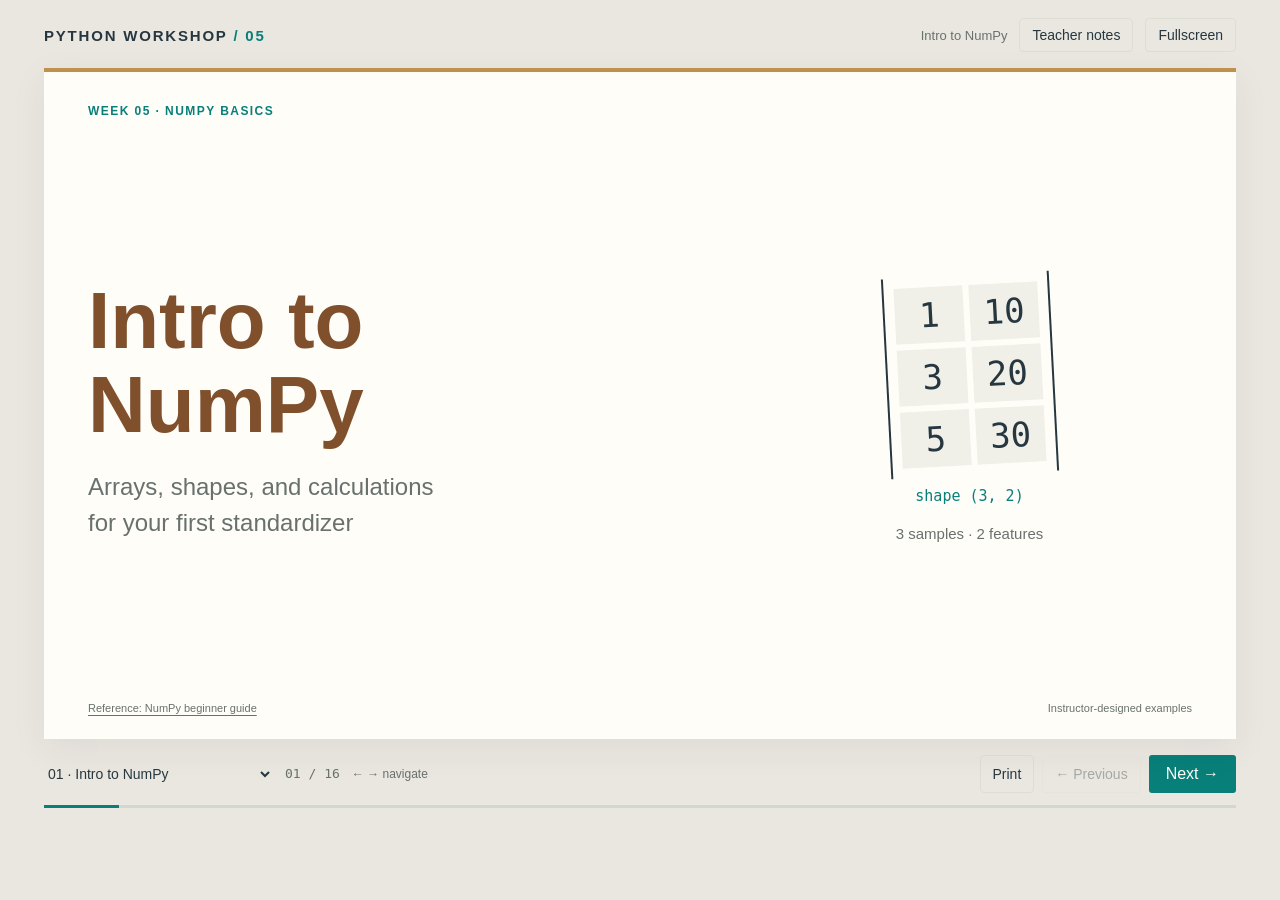
<file: teaching/intro-to-numpy/index.html>
<!doctype html>
<html lang="en">
<head>
<meta charset="utf-8">
<meta name="viewport" content="width=device-width,initial-scale=1">
<meta name="description" content="An interactive beginner lesson on NumPy arrays, shape, indexing, axis, broadcasting, and copies.">
<title>Intro to NumPy</title>
<style>
:root{--ink:#263740;--muted:#68716e;--paper:#fffdf8;--canvas:#eae7e0;--teal:#087f79;--soft:#e1f2ee;--brown:#80502c;--gold:#bf914d;--blue:#365d93;--line:#dcded4;--error:#a43c31;--code:#22353b;--code-text:#ecf4ee}
*{box-sizing:border-box}body{margin:0;color:var(--ink);background:var(--canvas);font-family:Arial,Helvetica,sans-serif}
button,select,a{touch-action:manipulation}button,select{font:inherit}button,a,select{outline-offset:4px}button{cursor:pointer}button:disabled{cursor:default;opacity:.35}button:focus-visible,select:focus-visible,a:focus-visible{outline:3px solid var(--blue)}
[hidden]{display:none!important}
.shell{max-width:min(1240px,calc((100dvh - 165px)*16/9 + 48px));margin:auto;padding:18px 24px}.top{display:flex;align-items:center;justify-content:space-between;gap:16px;margin:0 0 16px}.brand{font-size:15px;letter-spacing:.12em;font-weight:700}.brand span{color:var(--teal)}.top-right{display:flex;align-items:center;gap:12px}.top small{font-size:13px;color:var(--muted)}
.quiet{background:transparent;border:1px solid var(--line);border-radius:4px;padding:8px 12px;color:var(--ink);font-size:14px}.quiet:hover{background:var(--paper)}
.stage{background:var(--paper);aspect-ratio:16/9;position:relative;border-top:4px solid var(--gold);box-shadow:0 10px 35px #26374010}
.slide{display:none;padding:32px 44px 22px;height:100%;flex-direction:column;gap:12px}.slide.active{display:flex}
.eyebrow{font-size:12px;font-weight:700;letter-spacing:.12em;text-transform:uppercase;color:var(--teal);margin:0}
h1,h2,h3,p{margin:0}h1{font-size:clamp(48px,6.3vw,80px);line-height:1.05;font-weight:600;color:var(--brown)}h2{font-size:clamp(30px,3.6vw,44px);line-height:1.1;font-weight:600;color:var(--brown)}h3{font-size:20px;font-weight:600}
.lead{font-size:clamp(17px,1.7vw,21px);line-height:1.4;color:var(--muted)}.content{flex:1;min-height:0;display:flex;align-items:center;justify-content:center;gap:35px}.split{display:grid;grid-template-columns:1.05fr 1fr;align-items:center;gap:36px;width:100%}.stack{display:flex;flex-direction:column;gap:15px}.center{text-align:center}.big{font-size:clamp(30px,3.5vw,44px);font-weight:500}.accent{color:var(--teal)}.caption{font-size:15px;line-height:1.45;color:var(--muted)}.rule{border-top:1px solid var(--line);padding-top:12px;font-size:18px;line-height:1.4}
.source{font-size:11px;color:var(--muted);display:flex;justify-content:space-between;gap:10px;margin-top:auto;line-height:1.4}.source a{color:inherit;text-underline-offset:3px}.provenance{max-width:55%;text-align:right}
code{font-family:ui-monospace,SFMono-Regular,Consolas,monospace;font-size:.95em}p code,.rule code,.caption code,td code{color:var(--teal)}
pre{margin:0;background:var(--code);color:var(--code-text);border-radius:3px;padding:20px;font-size:clamp(16px,1.8vw,22px);line-height:1.55;white-space:pre-wrap;overflow-wrap:anywhere}
.code-wrap{position:relative}.copy{position:absolute;right:5px;top:5px;background:var(--code);color:#cbded6;border:1px solid #526468;font-size:11px;padding:4px 7px;border-radius:2px}.copy-status{position:absolute;right:6px;bottom:3px;font-size:11px;color:#cbded6}
.controls{display:flex;flex-wrap:wrap;gap:8px;align-items:center}.toggle{border:1px solid var(--line);background:transparent;color:var(--ink);border-radius:3px;padding:8px 12px;font-size:15px}.toggle[aria-pressed=true]{background:var(--teal);border-color:var(--teal);color:var(--paper)}.primary{background:var(--teal);color:var(--paper);border:0;border-radius:3px;padding:10px 17px;font-size:16px}.primary:hover{filter:brightness(.95)}
.array{display:inline-flex;flex-direction:column;align-items:center;gap:12px;max-width:100%}.array-grid{display:grid;gap:6px;border-left:2px solid var(--ink);border-right:2px solid var(--ink);padding:10px}.cell{min-width:56px;min-height:48px;padding:8px 14px;display:flex;align-items:center;justify-content:center;background:#f0f0e8;font-family:ui-monospace,SFMono-Regular,Consolas,monospace;font-size:clamp(23px,2.7vw,34px);border:0;color:var(--ink);position:relative}.cell.selected{background:var(--soft);box-shadow:inset 0 -3px var(--teal)}.cell.secondary{background:#e6edf7;box-shadow:inset 0 -3px var(--blue)}.cell.dim{opacity:.35}.cell.changed{color:var(--error);background:#f8e5df}.cell small{position:absolute;top:1px;left:4px;font:10px Arial;color:var(--muted)}.shape{font-family:ui-monospace,SFMono-Regular,Consolas,monospace;font-size:15px;color:var(--teal)}.array-label{font-size:16px;color:var(--muted)}.array-row{display:flex;flex-wrap:wrap;align-items:center;justify-content:center;gap:20px}.operator{font-size:35px;color:var(--muted)}.empty-output{font-size:20px;line-height:1.5;color:var(--muted)}.answer{background:var(--soft);padding:12px 16px;font-size:20px;border-left:3px solid var(--teal)}.error{color:var(--error);background:#f8e5df;padding:14px;border-left:3px solid var(--error);font-size:17px;line-height:1.4}
.attributes{border-collapse:collapse;width:100%;font-size:22px}.attributes td{padding:13px 4px;border-bottom:1px solid var(--line)}.attributes td:last-child{text-align:right;font-family:ui-monospace,SFMono-Regular,Consolas,monospace}.attributes .meaning{font-size:14px;display:block;color:var(--muted);padding-top:5px}
.cover{justify-content:center;gap:30px}.cover .content{flex:1 0 auto;justify-content:flex-start}.cover > .eyebrow,.cover > .source{flex-shrink:0}.cover .split{grid-template-columns:1.4fr 1fr}.cover .title-note{font-size:24px;line-height:1.5;color:var(--muted);margin-top:22px}.cover .source{margin-top:0}.cover .array-grid{transform:rotate(-3deg)}
.mask-stage{min-height:560px}.mask-slide .content{flex:1 0 auto}.mask-lesson{display:flex;flex-direction:column;gap:14px;width:100%}.mask-top{display:grid;grid-template-columns:auto minmax(0,1fr);align-items:center;gap:20px}.mask-top .code-wrap{min-width:0}.mask-top pre{font-size:clamp(14px,1.45vw,18px);line-height:1.4;padding:14px 16px}.mask-flow{display:grid;grid-template-columns:.95fr 22px 1.8fr 22px 1fr;align-items:center;gap:14px}.mask-panel{min-width:0;text-align:center}.mask-flow-arrow{font-size:26px;text-align:center;color:var(--muted)}.mask-table{border-collapse:collapse;width:100%;text-align:center}.mask-table caption{font-size:16px;color:var(--muted);padding-bottom:8px}.mask-table th{font-size:12px;color:var(--muted);font-weight:400;padding:4px 6px;border-bottom:1px solid var(--line)}.mask-table tbody tr{height:48px}.mask-table td{padding:5px 6px;border-bottom:1px solid var(--line);font-family:ui-monospace,SFMono-Regular,Consolas,monospace;font-size:22px}.mask-tests td{font-size:15px}.mask-tests .comparison{font-size:12px;line-height:1.5;text-align:left;white-space:nowrap}.mask-table tr.mask-keep{background:var(--soft)}.mask-table .mask-decision{font-size:14px}.mask-decision small{display:block;font:11px Arial;color:var(--muted);margin-top:3px}.mask-panel .shape{font-size:12px;margin-top:8px;overflow-wrap:anywhere}.mask-row-caption{font-size:13px;color:var(--muted);line-height:1.4;margin-top:8px}
@media(max-width:850px){.mask-top{grid-template-columns:1fr;gap:12px}.mask-flow{grid-template-columns:1fr;gap:12px}.mask-panel{max-width:430px;width:100%;justify-self:center}.mask-flow-arrow{transform:rotate(90deg)}.mask-table td{font-size:25px}.mask-tests td{font-size:17px}.mask-tests .comparison{font-size:14px}.mask-decision small{font-size:12px}}
.nav{display:flex;justify-content:space-between;align-items:center;gap:14px;margin-top:16px}.nav-left{display:flex;align-items:center;gap:12px}.nav select{max-width:300px;border:0;background:transparent;color:var(--ink);padding:8px 0;font-size:14px}.count{font-family:ui-monospace,SFMono-Regular,Consolas,monospace;font-size:13px;white-space:nowrap;color:var(--muted)}.nav-right{display:flex;gap:8px}.progress{height:3px;background:#d3d8cf;margin-top:12px}.progress>div{height:100%;background:var(--teal);transition:width .15s}.keyboard{font-size:12px;color:var(--muted)}
.checks{display:flex;flex-direction:column;gap:12px;width:100%}.check{border-bottom:1px solid var(--line);padding-bottom:12px;display:grid;grid-template-columns:1fr auto;align-items:center;gap:12px;font-size:20px}.check-answer{grid-column:1/-1;font-size:17px;color:var(--teal)}.contracts{border-collapse:collapse;width:100%;font-size:20px}.contracts th{text-align:left;font-size:14px;text-transform:uppercase;letter-spacing:.08em;color:var(--muted)}.contracts td,.contracts th{padding:15px 5px;border-bottom:1px solid var(--line)}.contracts code{font-size:17px}
.kahoot-title{font-size:48px;font-weight:600;color:var(--brown);line-height:1.1}.kahoot-details{font-size:24px;color:var(--muted);margin:16px 0 26px}.join{font-size:36px;color:var(--teal);text-decoration:underline;text-underline-offset:8px}.join-note{font-size:18px;color:var(--muted);margin-top:22px}
.kahoot-actions{justify-content:center;margin-top:24px}.kahoot-host{display:inline-flex;align-items:center;text-decoration:none}.host-note{margin-top:14px}
dialog{border:0;border-radius:5px;max-width:1000px;width:calc(100% - 40px);max-height:90vh;padding:28px 36px;background:var(--paper);color:var(--ink);overflow:auto}dialog::backdrop{background:#15282dcc}.dialog-top{display:flex;justify-content:space-between;gap:20px;align-items:center;margin-bottom:18px}.dialog-top h2{font-size:24px}.quiz-question{font-size:clamp(22px,2.4vw,30px);line-height:1.35;margin:14px 0 20px}.quiz-code{font-size:19px}.options{display:grid;grid-template-columns:1fr 1fr;gap:10px;margin:18px 0}.option{padding:15px 20px;border:1px solid var(--line);border-radius:3px;background:transparent;text-align:left;color:var(--ink);font:18px ui-monospace,SFMono-Regular,Consolas,monospace}.option .letter{display:inline-block;margin-right:12px;font:600 15px Arial;color:var(--muted)}.option[aria-pressed=true]{border-color:var(--blue);box-shadow:inset 3px 0 var(--blue)}.option.correct{background:var(--soft);border-color:var(--teal)}.option.wrong{background:#f8e5df;border-color:var(--error)}.quiz-bottom{display:flex;align-items:center;justify-content:space-between;gap:10px;margin-top:18px}.quiz-explanation{font-size:18px;line-height:1.5;padding:12px 16px;background:var(--soft);border-left:3px solid var(--teal)}.notes-body{font-size:19px;line-height:1.6}.notes-body p+p{margin-top:14px}
.sr-only{position:absolute;width:1px;height:1px;overflow:hidden;clip:rect(0,0,0,0);white-space:nowrap}
.option:disabled{opacity:1}
@media(max-width:850px){.shell{max-width:1240px}}
@media(min-width:1500px){.shell{padding-top:30px}.stage{aspect-ratio:16/9}.slide{padding:42px 52px 26px}.cell{min-height:56px}.source{font-size:12px}}
@media(max-width:850px){.shell{padding:14px}.stage{aspect-ratio:auto;min-height:600px}.slide{padding:25px;min-height:600px}.split{gap:24px;grid-template-columns:1fr}.content{flex-direction:column;align-items:stretch;gap:20px}.cover .split{grid-template-columns:1fr}.cover .content{align-items:center}.cover h1{font-size:54px}.cover .title-note{font-size:20px}.source{margin-top:16px}.array-grid{align-self:center}.keyboard,.top small{display:none}.nav select{max-width:220px}.contracts{font-size:17px}.contracts code{font-size:15px}}
@media(max-width:500px){.shell{padding:10px}.slide{padding:22px 16px}.top{gap:8px}.brand{font-size:12px}.top-right{gap:5px}.quiet{font-size:12px;padding:7px 9px}.nav{flex-wrap:wrap}.nav-left{width:100%;justify-content:space-between}.nav-right{width:100%;justify-content:flex-end}.nav select{max-width:260px}.cell{min-width:44px;padding:8px 10px}.array-row{gap:10px}.source{flex-direction:column}.provenance{text-align:left;max-width:100%}.check{font-size:17px}.options{grid-template-columns:1fr}.quiz-code{font-size:16px}dialog{padding:22px 18px}.contracts td{overflow-wrap:anywhere}.kahoot-title{font-size:36px}}
@media(prefers-reduced-motion:reduce){*{transition:none!important}}
@media print{@page{size:landscape;margin:10mm}body{background:white}.shell{padding:0;max-width:none}.top,.nav,.progress,.controls,.copy,.copy-status,dialog{display:none!important}.stage{aspect-ratio:auto;box-shadow:none;border:0}.slide,.slide.active{display:flex!important;height:175mm;min-height:0;padding:8mm 10mm;break-after:page;page-break-after:always}.content{flex:1}.split{grid-template-columns:1fr 1fr}h1{font-size:52pt}h2{font-size:28pt}pre{font-size:14pt;print-color-adjust:exact}.cell{font-size:24pt;print-color-adjust:exact}.check-answer[hidden]{display:block!important}.source{font-size:8pt}.cover .split{grid-template-columns:1.4fr 1fr}}
@media print{.mask-top{grid-template-columns:1fr}.mask-top pre{font-size:12pt}.mask-flow{grid-template-columns:.95fr 22px 1.8fr 22px 1fr}.mask-flow-arrow{transform:none}.mask-table td{font-size:17pt}.mask-tests td{font-size:12pt}.mask-tests .comparison{font-size:10pt}}
</style>
</head>
<body>
<div class="shell">
  <header class="top">
    <div class="brand">PYTHON WORKSHOP <span>/ 05</span></div>
    <div class="top-right"><small>Intro to NumPy</small><button class="quiet" id="notes-button">Teacher notes</button><button class="quiet" id="fullscreen-button">Fullscreen</button></div>
  </header>
  <main class="stage" id="deck" aria-label="Intro to NumPy slides">
    <section class="slide cover active" data-title="Intro to NumPy" data-source="why-use-numpy" data-notes="25–30 minutes for the lesson, followed by 8–10 minutes for the quiz. Ask students to predict the output before revealing it. All small numeric examples are instructor-designed.">
      <p class="eyebrow">Week 05 · NumPy basics</p>
      <div class="content"><div class="split">
        <div><h1>Intro to<br>NumPy</h1><p class="title-note">Arrays, shapes, and calculations<br>for your first standardizer</p></div>
        <div class="center"><div id="cover-array"></div><p class="caption" style="margin-top:18px">3 samples · 2 features</p></div>
      </div></div>
      <div class="source"></div>
    </section>
    <section class="slide" data-title="Lists and arrays" data-source="array-fundamentals" data-notes="Ask what + does to two Python lists. Reveal that result first, then the NumPy result. An ndarray uses one dtype for its entries; this lesson uses floating-point numeric arrays. Avoid unmeasured speed claims.">
      <p class="eyebrow">01 · Represent data</p><h2>Lists and arrays</h2><p class="lead">The same numbers. Different operations.</p>
      <div class="content"><div class="split">
        <div class="stack"><pre><code>import numpy as np

[1, 2] + [3, 4]

np.array([1, 2]) + np.array([3, 4])</code></pre><div class="controls"><button class="primary" data-reveal="list-answer">Reveal outputs</button></div></div>
        <div class="stack" id="list-answer" hidden><p class="caption">Python list: concatenate</p><p class="big"><code>[1, 2, 3, 4]</code></p><p class="caption">NumPy array: add matching entries</p><p class="big accent"><code>[4, 6]</code></p><p class="rule">An <code>ndarray</code> has one dtype.</p></div>
      </div></div><div class="source"></div>
    </section>
    <section class="slide" data-title="Creating arrays" data-source="array-fundamentals" data-notes="Use np.array to convert numeric lists. Each nested list is one row. dtype=float makes these teaching arrays floating-point. A 1D array with shape (2,) is distinct from a 2D array with shape (1,2).">
      <p class="eyebrow">01 · Represent data</p><h2>Creating arrays</h2><p class="lead">One sample: <code>(d,)</code>. A batch: <code>(n,d)</code>.</p>
      <div class="content"><div class="split">
        <div class="stack"><div class="controls" id="creation-controls"><button class="toggle" aria-pressed="true" data-mode="vector">1D array</button><button class="toggle" aria-pressed="false" data-mode="matrix">2D array</button></div><pre><code id="creation-code"></code></pre><p class="rule"><code>dtype=float</code> selects floating-point entries.</p></div>
        <div class="center" id="creation-array"></div>
      </div></div><div class="source"></div>
    </section>
    <section class="slide" data-title="Array attributes" data-source="array-attributes" data-notes="Our data convention is X.shape=(n,d): n samples on axis 0, d features on axis 1. NumPy does not assign those meanings automatically. Rows are samples and columns are features because we arranged the data that way. Distinguish two axes from the number of features. For 341 patients and 30 features, ndim is still 2. size is the product of shape. dtype describes entries, not the array shape.">
      <p class="eyebrow">01 · Represent data</p><h2>Array attributes</h2><p class="lead">Our convention: rows are samples, columns are features.</p>
      <div class="content"><div class="split">
        <div class="center"><div id="attributes-array"></div><p class="rule" style="margin-top:18px"><code>axis 0</code>: 3 samples (rows)<br><code>axis 1</code>: 2 features (columns)</p></div>
        <table class="attributes"><tbody><tr><td><code>X.shape</code><span class="meaning">Entries along each axis</span></td><td>(3, 2)</td></tr><tr><td><code>X.ndim</code><span class="meaning">Number of axes</span></td><td>2</td></tr><tr><td><code>X.size</code><span class="meaning">Total number of entries</span></td><td>6</td></tr><tr><td><code>X.dtype</code><span class="meaning">Type of each entry</span></td><td>float64</td></tr></tbody></table>
      </div></div><div class="source"></div>
    </section>
    <section class="slide" data-title="Indexing" data-source="indexing-and-slicing" data-notes="Indices start at zero. Click row 1, column 0 to get 3. Integer indexing both axes returns a scalar; shape is (). The smaller labels inside cells are row,column indices.">
      <p class="eyebrow">02 · Select data</p><h2>Indexing</h2><p class="lead"><code>X[row, column]</code> selects one entry. Indices start at 0.</p>
      <div class="content"><div class="split">
        <div class="center"><div id="index-array"></div><p class="caption" style="margin-top:15px">Select any entry.</p></div>
        <div class="stack"><pre><code id="index-code">X[1, 0]</code></pre><div class="big accent" id="index-result" aria-live="polite">3.0</div><p class="shape">scalar · shape ()</p></div>
      </div></div><div class="source"></div>
    </section>
    <section class="slide" data-title="Slicing" data-source="indexing-and-slicing" data-notes="Contrast X[0,:] with X[0:1,:]. Integer indexing removes an axis; slicing preserves it. The stop index is excluded. Use the single-row batch example to prepare for transform accepting only (m,d) inputs.">
      <p class="eyebrow">02 · Select data</p><h2>Slicing</h2><p class="lead">Select a row, a column, or a smaller batch.</p>
      <div class="content"><div class="split">
        <div class="stack"><div class="controls" id="slice-controls"><button class="toggle" aria-pressed="true" data-mode="row">One row</button><button class="toggle" aria-pressed="false" data-mode="column">One column</button><button class="toggle" aria-pressed="false" data-mode="batch">One-row batch</button><button class="toggle" aria-pressed="false" data-mode="subset">Submatrix</button></div><pre><code id="slice-code"></code></pre><div id="slice-result"></div></div>
        <div class="center" id="slice-array"></div>
      </div></div><div class="source"></div>
    </section>
    <section class="slide mask-slide" data-title="Boolean masks" data-source="indexing-and-slicing" data-notes="Read left to right: original X, comparisons for each row, then X[mask]. X[:,0] reads the first feature, [1,3,5]; comparing it with 2 gives [False,True,True]. One Boolean maps to one row index. False skips row 0; True retains complete rows 1 and 2, including their second features. The mask is (3,) and the selected batch is (2,2). With AND both tests must be True; with OR either test may be True. Highlighting marks retained rows in both tables. Keep each comparison parenthesized when using & and |. X[X>2] would instead use an elementwise mask and is a different operation.">
      <p class="eyebrow">02 · Select data</p><h2>Boolean masks</h2><p class="lead">Compare each row. <code>X[mask]</code> keeps whole rows marked True.</p>
      <div class="content"><div class="mask-lesson">
        <div class="mask-top"><div class="controls" id="mask-controls"><button class="toggle" aria-pressed="true" data-mode="single">One condition</button><button class="toggle" aria-pressed="false" data-mode="and">AND &amp;</button><button class="toggle" aria-pressed="false" data-mode="or">OR |</button></div><pre><code id="mask-code"></code></pre></div>
        <div class="mask-flow" aria-live="polite">
          <div class="mask-panel"><table class="mask-table" aria-label="Original X with row and column indices"><caption>Original X</caption><thead><tr><th scope="col">row</th><th scope="col">col 0</th><th scope="col">col 1</th></tr></thead><tbody id="mask-input"></tbody></table><p class="shape">X.shape = (3, 2)</p></div>
          <span class="mask-flow-arrow" aria-hidden="true">→</span>
          <div class="mask-panel"><table class="mask-table mask-tests" aria-label="Per-row comparisons and Boolean decisions"><caption id="mask-test-heading">Compare → mask</caption><thead><tr><th scope="col">row</th><th scope="col">comparison</th><th scope="col">mask[i]</th></tr></thead><tbody id="mask-tests"></tbody></table><p class="shape" id="mask-values"></p></div>
          <span class="mask-flow-arrow" aria-hidden="true">→</span>
          <div class="mask-panel"><div id="mask-array"></div><p class="mask-row-caption" id="mask-retained"></p></div>
        </div>
      </div></div><div class="source"></div>
    </section>
    <section class="slide" data-title="Elementwise operations" data-source="basic-array-operations" data-notes="All X entries are nonzero, so X/X is valid and produces ones. Contrast X*X with X@B where B has shape (2,1). Do not say array multiplication is matrix multiplication. The @ example only reconnects to Week 4.">
      <p class="eyebrow">03 · Calculate</p><h2>Elementwise operations</h2><p class="lead"><code>+</code>, <code>−</code>, <code>*</code>, <code>/</code> operate at matching positions.</p>
      <div class="content"><div class="split">
        <div class="stack"><div class="controls" id="ops-controls"><button class="toggle" aria-pressed="true" data-mode="+">+</button><button class="toggle" aria-pressed="false" data-mode="-">−</button><button class="toggle" aria-pressed="false" data-mode="*">*</button><button class="toggle" aria-pressed="false" data-mode="/">/</button><button class="toggle" aria-pressed="false" data-mode="@">@</button></div><pre><code id="ops-code"></code></pre><p class="rule" id="ops-note"></p></div>
        <div class="center" id="ops-array"></div>
      </div></div><div class="source"></div>
    </section>
    <section class="slide" data-title="Aggregations" data-source="more-useful-array-operations" data-notes="Without axis, these operations aggregate all six entries. std defaults to ddof=0. The initial sum is 69 and mean is 11.5. Min, max and prod are vocabulary, not extra implementation assignments.">
      <p class="eyebrow">03 · Calculate</p><h2>Aggregations</h2><p class="lead">Many entries become one summary.</p>
      <div class="content"><div class="split">
        <div class="stack"><div class="controls" id="aggregation-controls"><button class="toggle" aria-pressed="true" data-mode="sum">sum</button><button class="toggle" aria-pressed="false" data-mode="mean">mean</button><button class="toggle" aria-pressed="false" data-mode="std">std</button><button class="toggle" aria-pressed="false" data-mode="min">min</button><button class="toggle" aria-pressed="false" data-mode="max">max</button><button class="toggle" aria-pressed="false" data-mode="prod">prod</button></div><pre><code id="aggregation-code"></code></pre><p class="rule">No <code>axis</code>: use all entries.</p></div>
        <div class="center stack"><div id="aggregation-input"></div><p class="big accent" id="aggregation-result" aria-live="polite"></p><p class="shape">scalar · shape ()</p></div>
      </div></div><div class="source"></div>
    </section>
    <section class="slide" data-title="Understanding axis" data-source="basic-array-operations" data-notes="The axis argument names the input dimension being reduced. With X.shape=(n,d), features are on input axis 1, but one mean per feature requires reducing the sample axis 0. X.mean(axis=0) has shape (d,); X.mean(axis=1) has shape (n,). Use the non-square matrix to make these output shapes distinguishable. Each highlighted group becomes one output value. All results use mean, not sum.">
      <p class="eyebrow">03 · Calculate</p><h2>Understanding axis</h2><p class="lead"><code>axis</code> specifies the input dimension to reduce.</p>
      <div class="content"><div class="split">
        <div class="stack"><div class="controls" id="axis-controls"><button class="toggle" aria-pressed="false" data-mode="none">axis=None</button><button class="toggle" aria-pressed="true" data-mode="0">axis=0</button><button class="toggle" aria-pressed="false" data-mode="1">axis=1</button></div><pre><code id="axis-code"></code></pre><p class="rule" id="axis-note"></p><div id="axis-result" aria-live="polite"></div></div>
        <div class="center"><div id="axis-array"></div><p class="caption" style="margin-top:14px" id="axis-group-label"></p></div>
      </div></div><div class="source"></div>
    </section>
    <section class="slide" data-title="Broadcasting" data-source="broadcasting" data-notes="Compare a scalar with one value per feature. Align shape dimensions from the right; each pair must match or include 1. A (3,) vector does not align with the final dimension 2, so this example fails. Never imply arbitrary shapes work.">
      <p class="eyebrow">03 · Calculate</p><h2>Broadcasting</h2><p class="lead">Apply the same operation across compatible shapes.</p>
      <div class="content"><div class="split">
        <div class="stack"><div class="controls" id="broadcast-controls"><button class="toggle" aria-pressed="false" data-mode="scalar">Scalar</button><button class="toggle" aria-pressed="true" data-mode="features">Feature means</button><button class="toggle" aria-pressed="false" data-mode="invalid">Incompatible</button></div><pre><code id="broadcast-code"></code></pre><p class="rule" id="broadcast-note"></p></div>
        <div class="center" id="broadcast-array" aria-live="polite"></div>
      </div></div><div class="source"></div>
    </section>
    <section class="slide" data-title="Views and copies" data-source="how-to-create-an-array-from-existing-data" data-notes="Reset the demonstration before each comparison. Basic slicing creates a view; .copy() makes independent data. Do not generalize this to every indexing operation: boolean and advanced indexing behave differently. Return to the input-not-modified requirement in Week 5.">
      <p class="eyebrow">04 · Preserve data</p><h2>Views and copies</h2><p class="lead">Does changing a slice change the original?</p>
      <div class="content"><div class="split">
        <div class="stack"><div class="controls" id="memory-controls"><button class="toggle" aria-pressed="true" data-mode="view">Basic slice: view</button><button class="toggle" aria-pressed="false" data-mode="copy">Slice + copy()</button></div><pre><code id="memory-code"></code></pre><div class="controls"><button class="primary" id="memory-modify">Set b[0] = 99</button><button class="quiet" id="memory-reset">Reset</button></div><p class="rule" id="memory-note" aria-live="polite"></p></div>
        <div class="stack center"><div id="memory-a"></div><div id="memory-b"></div></div>
      </div></div><div class="source"></div>
    </section>
    <section class="slide" data-title="Transpose" data-source="transposing-and-reshaping-a-matrix" data-notes="In 2D, transpose swaps axes. A 1D array has one axis, so .T keeps shape (3,). It is not automatically a column matrix. Shape changes that add axes are intentionally outside this introductory deck.">
      <p class="eyebrow">04 · Reconnect to Week 4</p><h2>Transpose</h2><p class="lead"><code>X.T</code> is the NumPy counterpart of your transpose function.</p>
      <div class="content"><div class="split">
        <div class="stack"><div class="controls" id="transpose-controls"><button class="toggle" aria-pressed="true" data-mode="matrix">2D array</button><button class="toggle" aria-pressed="false" data-mode="vector">1D array</button></div><pre><code id="transpose-code"></code></pre><p class="rule" id="transpose-note"></p></div>
        <div class="center" id="transpose-array"></div>
      </div></div><div class="source"></div>
    </section>
    <section class="slide" data-title="Check your understanding" data-source="array-attributes" data-notes="The question context explicitly defines three sample rows and two feature columns. Shape alone does not define which axis represents features. For the second question, students choose the dimension to reduce: average across sample rows on axis 0 to obtain one value for each feature column. Keep explanations brief because the final Kahoot covers these ideas again.">
      <p class="eyebrow">05 · Predict the output</p><h2>Check your understanding</h2><p class="lead">X has 3 sample rows and 2 feature columns: <code>X.shape == (3,2)</code>.</p>
      <div class="content"><div class="checks">
        <div class="check"><p>What is <code>X[0].shape</code>?</p><button class="quiet" data-reveal="check-one">Reveal</button><p class="check-answer" id="check-one" hidden><code>(2,)</code> · The integer row index removes an axis.</p></div>
        <div class="check"><p>Which call computes one mean per feature column?</p><button class="quiet" data-reveal="check-two">Reveal</button><p class="check-answer" id="check-two" hidden><code>X.mean(axis=0)</code> · Average across sample rows → shape (2,).</p></div>
        <div class="check"><p>What is the shape of <code>X − X.mean(axis=0)</code>?</p><button class="quiet" data-reveal="check-three">Reveal</button><p class="check-answer" id="check-three" hidden><code>(3,2)</code> · Broadcasting preserves the batch shape.</p></div>
      </div></div><div class="source"></div>
    </section>
    <section class="slide" data-title="Your Week 5 implementation" data-source="working-with-mathematical-formulas" data-notes="scaler is a Standardizer instance. Inside its methods, self refers to that same instance. fit(X) saves mean_ and scale_ on scaler and returns scaler; its return is an object, not an array shape. This permits scaler=Standardizer().fit(X). transform(X) returns an ndarray using the saved parameters. The deck provides NumPy vocabulary, not complete homework solutions. Continue with lesson.md for class structure, zero-scale protection and validation.">
      <p class="eyebrow">05 · Apply the basics</p><h2>Your Week 5 implementation</h2><p class="lead">Use NumPy operations inside your own package.</p>
      <div class="content"><div class="stack" style="width:100%">
        <table class="contracts"><thead><tr><th>Interface</th><th>Input → return</th><th>NumPy ideas</th></tr></thead><tbody><tr><td><code>scaler.fit(X)</code></td><td><code>(n,d) → scaler</code></td><td>Feature means and standard deviations</td></tr><tr><td><code>scaler.transform(X)</code></td><td><code>(m,d) → (m,d)</code></td><td>Broadcast saved feature parameters</td></tr><tr><td><code>euclidean_distance(x,y)</code></td><td><code>(d,), (d,) → float</code></td><td>Subtract, square, sum, square root</td></tr></tbody></table>
        <p class="rule"><strong>fit</strong> saves <code>mean_</code> and <code>scale_</code>, then returns the same <code>scaler</code> object.<br><strong>transform</strong> returns a standardized array using those saved values.</p>
      </div></div><div class="source"></div>
    </section>
    <section class="slide" data-title="Kahoot: NumPy Quick Check" data-source="array-fundamentals" data-notes="Your instructor will launch the live quiz. Open kahoot.it and enter the displayed session PIN.">
      <p class="eyebrow">Final round</p>
      <div class="content center"><div>
        <p class="kahoot-title">NumPy Quick Check</p><p class="kahoot-details">12 questions · 20–30 seconds each</p>
        <a class="join" href="https://kahoot.it/" target="_blank" rel="noopener">kahoot.it</a>
        <p class="join-note">Students: enter the game PIN shown by your instructor.</p>

        <p class="caption host-note">Your instructor will start the game and display the PIN.</p>
      </div></div><div class="source"></div>
    </section>
  </main>
  <nav class="nav" aria-label="Slide navigation">
    <div class="nav-left"><select id="slide-picker" aria-label="Choose slide"></select><span class="count" id="slide-count"></span><span class="keyboard">← → navigate</span></div>
    <div class="nav-right"><button class="quiet" id="print-button">Print</button><button class="quiet" id="previous-button">← Previous</button><button class="primary" id="next-button">Next →</button></div>
  </nav>
  <div class="progress" aria-hidden="true"><div id="progress-fill"></div></div>
  <p class="sr-only" id="slide-announcement" aria-live="polite"></p>
</div>
<dialog id="notes-dialog" aria-labelledby="notes-title"><div class="dialog-top"><h2 id="notes-title">Teacher notes</h2><button class="quiet" id="notes-close">Close</button></div><div class="notes-body" id="notes-body"></div></dialog>

<!-- QUIZ_DATA_START -->

<!-- QUIZ_DATA_END -->
<script>
(function () {
  'use strict';
  const X = [[1,10],[3,20],[5,30]];
  const slides = Array.from(document.querySelectorAll('.slide'));
  const $ = function (id) { return document.getElementById(id); };
  const text = function (id, value) { $(id).textContent = value; };
  const shapeText = function (shape) { return shape.length === 0 ? '()' : '(' + shape.join(', ') + (shape.length === 1 ? ',' : '') + ')'; };
  const format = function (v) { return typeof v === 'boolean' ? (v ? 'True' : 'False') : (Number.isInteger(v) ? String(v) : String(Number(v.toFixed(4)))); };
  function array(id, values, shape, options) {
    options = options || {};
    const target = $(id); target.replaceChildren();
    const wrapper = document.createElement('div'); wrapper.className = 'array';
    if (options.label) { const label = document.createElement('div'); label.className='array-label'; label.textContent=options.label; wrapper.append(label); }
    const grid = document.createElement('div'); grid.className='array-grid';
    const rows = shape.length === 2 ? values : [values];
    grid.style.gridTemplateColumns = 'repeat(' + (shape.length === 2 ? shape[1] : shape[0]) + ', minmax(0,1fr))';
    rows.forEach(function (row, i) { row.forEach(function (v,j) {
      const cell = document.createElement(options.onCell ? 'button' : 'div'); cell.className='cell';
      if (options.classFor) cell.className += ' ' + options.classFor(i,j);
      cell.textContent = format(v);
      if (options.onCell) {
        cell.type='button'; cell.setAttribute('aria-label','Row '+i+', column '+j+', value '+v);
        cell.setAttribute('aria-pressed', String(options.selected && options.selected[0]===i && options.selected[1]===j));
        const index=document.createElement('small'); index.textContent=i+','+j; cell.append(index);
        cell.addEventListener('click',function(){options.onCell(i,j);});
      }
      grid.append(cell);
    }); });
    const label = document.createElement('div'); label.className='shape'; label.textContent='shape ' + shapeText(shape);
    wrapper.append(grid,label); target.append(wrapper);
  }
  function group(id, initial, callback) {
    const buttons = Array.from($(id).querySelectorAll('button'));
    function update(mode) { buttons.forEach(function(b){b.setAttribute('aria-pressed',String(b.dataset.mode===mode));}); callback(mode); }
    buttons.forEach(function(b){b.addEventListener('click',function(){update(b.dataset.mode);});});
    update(initial);
  }
  slides.forEach(function (slide,i) {
    const footer=slide.querySelector('.source');
    const link=document.createElement('a'); link.href='https://numpy.org/doc/stable/user/absolute_beginners.html#'+slide.dataset.source; link.target='_blank'; link.rel='noopener'; link.textContent='Reference: NumPy beginner guide';
    const source=document.createElement('span'); source.className='provenance'; source.textContent=i===14?'Course interface: Week 05 lesson':'Instructor-designed examples';
    footer.append(link,source);
    const option=document.createElement('option'); option.value=i; option.textContent=String(i+1).padStart(2,'0')+' · '+slide.dataset.title; $('slide-picker').append(option);
  });
  document.querySelectorAll('pre').forEach(function(pre){
    const code=pre.querySelector('code'); if(!code) return;
    const wrap=document.createElement('div'); wrap.className='code-wrap'; pre.replaceWith(wrap); wrap.append(pre);
    const button=document.createElement('button'); button.className='copy'; button.textContent='Copy'; button.type='button'; button.setAttribute('aria-label','Copy Python example');
    const status=document.createElement('span'); status.className='copy-status'; status.setAttribute('aria-live','polite');
    button.addEventListener('click',async function(){
      try { await navigator.clipboard.writeText(code.textContent); status.textContent='Copied'; }
      catch(e) { const range=document.createRange(); range.selectNodeContents(code); const selection=window.getSelection(); selection.removeAllRanges(); selection.addRange(range); status.textContent='Selected: copy with Ctrl/Cmd+C'; }
      window.setTimeout(function(){status.textContent='';},3500);
    }); wrap.append(button,status);
  });
  document.querySelectorAll('[data-reveal]').forEach(function(button){
    const target=$(button.dataset.reveal); button.setAttribute('aria-expanded','false'); button.setAttribute('aria-controls',target.id);
    button.addEventListener('click',function(){target.hidden=!target.hidden; button.setAttribute('aria-expanded',String(!target.hidden)); button.textContent=target.hidden?(target.id==='list-answer'?'Reveal outputs':'Reveal'):'Hide';});
  });
  array('cover-array',X,[3,2]); array('attributes-array',X,[3,2]);
  group('creation-controls','vector',function(mode){const vector=mode==='vector'; text('creation-code',vector?'x = np.array([1, 10], dtype=float)\nx.shape  # (2,)':'X = np.array([[1, 10],\n              [3, 20],\n              [5, 30]], dtype=float)\nX.shape  # (3, 2)'); array('creation-array',vector?[1,10]:X,vector?[2]:[3,2],{label:vector?'One sample · 1D':'Three samples · 2D'});});
  function index(i,j) { text('index-code','X['+i+', '+j+']'); text('index-result',X[i][j]+'.0'); array('index-array',X,[3,2],{onCell:index,selected:[i,j],classFor:function(r,c){return r===i&&c===j?'selected':'';}}); } index(1,0);
  const slices={
    row:{code:'X[0, :]',values:[1,10],shape:[2],choose:function(i,j){return i===0;},note:'Integer index: remove the row axis.'},
    column:{code:'X[:, 1]',values:[10,20,30],shape:[3],choose:function(i,j){return j===1;},note:'Integer index: remove the column axis.'},
    batch:{code:'X[0:1, :]',values:[[1,10]],shape:[1,2],choose:function(i,j){return i===0;},note:'Slice: retain both axes.'},
    subset:{code:'X[1:3, 0:1]',values:[[3],[5]],shape:[2,1],choose:function(i,j){return i>=1&&j===0;},note:'Stop indices are excluded.'}
  };
  group('slice-controls','row',function(mode){const s=slices[mode];text('slice-code',s.code);array('slice-result',s.values,s.shape,{label:'Example output'});array('slice-array',X,[3,2],{classFor:function(i,j){return s.choose(i,j)?'selected':'dim';}});});
  const masks={
    single:{code:'mask = X[:, 0] > 2\nX[mask]',heading:'One test per row',tests:function(row){return [{expression:row[0]+' > 2',result:row[0]>2}];}},
    and:{code:'mask = (X[:, 0] > 2) & (X[:, 1] < 30)\nX[mask]',heading:'AND: both tests must be True',tests:function(row){return [{expression:row[0]+' > 2',result:row[0]>2},{expression:row[1]+' < 30',result:row[1]<30}];}},
    or:{code:'mask = (X[:, 0] == 1) | (X[:, 1] == 30)\nX[mask]',heading:'OR: either test may be True',tests:function(row){return [{expression:row[0]+' == 1',result:row[0]===1},{expression:row[1]+' == 30',result:row[1]===30}];}}
  };
  group('mask-controls','single',function(mode){
    const s=masks[mode], tests=X.map(s.tests);
    const mask=tests.map(function(checks){return mode==='or'?checks.some(function(t){return t.result;}):checks.every(function(t){return t.result;});});
    text('mask-code',s.code);text('mask-test-heading',s.heading);text('mask-values','mask = ['+mask.map(format).join(', ')+'] · (3,)');
    $('mask-input').replaceChildren();$('mask-tests').replaceChildren();
    X.forEach(function(row,i){
      const original=document.createElement('tr'), trace=document.createElement('tr');
      original.className=trace.className=mask[i]?'mask-keep':'';
      const originalIndex=document.createElement('th'), traceIndex=document.createElement('th');
      originalIndex.scope=traceIndex.scope='row';originalIndex.textContent=traceIndex.textContent=i;original.append(originalIndex);trace.append(traceIndex);
      row.forEach(function(value){const cell=document.createElement('td');cell.textContent=format(value);original.append(cell);});
      const comparison=document.createElement('td');comparison.className='comparison';
      tests[i].forEach(function(test){const line=document.createElement('div');line.textContent=test.expression+' → '+format(test.result);comparison.append(line);});
      const decision=document.createElement('td');decision.className='mask-decision';decision.textContent=format(mask[i]);
      const action=document.createElement('small');action.textContent=mask[i]?'keep row':'skip row';decision.append(action);
      trace.append(comparison,decision);$('mask-input').append(original);$('mask-tests').append(trace);
    });
    const selected=X.filter(function(row,i){return mask[i];}), indices=X.map(function(row,i){return i;}).filter(function(i){return mask[i];});
    array('mask-array',selected,[selected.length,2],{label:'X[mask]'});
    text('mask-retained','Keep row'+(indices.length===1?' ':'s ')+indices.join(', ')+'. All columns stay.');
  });
  group('ops-controls','+',function(mode){
    if(mode==='@'){text('ops-code','B = np.array([[1], [2]])\nX @ B');text('ops-note','Matrix multiplication: (3,2) @ (2,1) → (3,1)');array('ops-array',[[21],[43],[65]],[3,1],{label:'Example output'});return;}
    const operations={'+':function(v){return v+v;},'-':function(v){return v-v;},'*':function(v){return v*v;},'/':function(v){return v/v;}};
    text('ops-code','X '+mode+' X');text('ops-note','Matching entries → output shape (3,2)');array('ops-array',X.map(function(row){return row.map(operations[mode]);}),[3,2],{label:'Example output'});
  });
  array('aggregation-input',X,[3,2]);
  const aggregations={sum:69,mean:11.5,std:Math.sqrt(641.5/6),min:1,max:30,prod:90000};
  group('aggregation-controls','sum',function(mode){text('aggregation-code','X.'+mode+'('+(mode==='std'?'ddof=0':'')+')');text('aggregation-result',format(aggregations[mode]));});
  group('axis-controls','0',function(mode){
    text('axis-code','X.mean(axis='+(mode==='none'?'None':mode)+')');
    text('axis-note',mode==='0'?'Reduce samples → 2 feature means':mode==='1'?'Reduce features → 3 sample means':'Reduce all entries → one scalar');
    if(mode==='none'){ $('axis-result').replaceChildren(); const p=document.createElement('p');p.className='big accent';p.textContent='11.5 · shape ()';$('axis-result').append(p); }
    else array('axis-result',mode==='0'?[3,20]:[5.5,11.5,17.5],mode==='0'?[2]:[3],{label:'Example output'});
    array('axis-array',X,[3,2],{label:'X: 3 samples × 2 features',classFor:function(i,j){return mode==='none'?'selected':((mode==='0'?j:i)%2===0?'selected':'secondary');}});
    text('axis-group-label',mode==='none'?'All six entries form one group.':mode==='0'?'Each column is a reduction group.':'Each row is a reduction group.');
  });
  group('broadcast-controls','features',function(mode){
    if(mode==='invalid'){text('broadcast-code','bad = np.array([1, 2, 3])  # (3,)\nX - bad                  # (3,2) - (3,)');text('broadcast-note','Trailing dimensions 2 and 3 are incompatible.');$('broadcast-array').replaceChildren();const p=document.createElement('p');p.className='error';p.textContent='ValueError: operands could not be broadcast together';$('broadcast-array').append(p);return;}
    text('broadcast-code',mode==='features'?'mean = np.array([3, 20])  # (2,)\nX - mean':'X - 1');
    text('broadcast-note',mode==='features'?'(3,2) − (2,) → (3,2). Reuse feature means across rows.':'(3,2) − scalar → (3,2). Subtract 1 from every entry.');
    array('broadcast-array',mode==='features'?[[-2,-10],[0,0],[2,10]]:[[0,9],[2,19],[4,29]],[3,2],{label:'Example output'});
  });
  let memoryMode='view', changed=false;
  function memory(){
    text('memory-code','a = np.array([1, 2, 3])\nb = a[1:]'+(memoryMode==='copy'?'.copy()':'')+(changed?'\nb[0] = 99':''));
    const a=changed&&memoryMode==='view'?[1,99,3]:[1,2,3], b=changed?[99,3]:[2,3];
    array('memory-a',a,[3],{label:'a · original',classFor:function(i,j){return changed&&memoryMode==='view'&&j===1?'changed':'';}});
    array('memory-b',b,[2],{label:'b · '+memoryMode,classFor:function(i,j){return changed&&j===0?'changed':'';}});
    text('memory-note',changed?(memoryMode==='view'?'a[1] is now 99. The view shares data.':'a[1] is still 2. The copy owns independent data.'):'Predict a[1] after setting b[0] to 99.');
    $('memory-modify').disabled=changed;
  }
  group('memory-controls','view',function(mode){memoryMode=mode;changed=false;memory();});
  $('memory-modify').addEventListener('click',function(){changed=true;memory();});$('memory-reset').addEventListener('click',function(){changed=false;memory();});
  group('transpose-controls','matrix',function(mode){const m=mode==='matrix';text('transpose-code',m?'X.T\n# X.shape:   (3, 2)\n# X.T.shape: (2, 3)':'x = np.array([1, 2, 3])\nx.T\n# x.shape:   (3,)\n# x.T.shape: (3,)');text('transpose-note',m?'Two axes: swap rows and columns.':'One axis: .T keeps the same shape.');array('transpose-array',m?[[1,3,5],[10,20,30]]:[1,2,3],m?[2,3]:[3],{label:'Example output'});});
  let slideIndex=0;
  function showSlide(i,writeHash){
    slideIndex=Math.max(0,Math.min(slides.length-1,i));slides.forEach(function(s,n){s.classList.toggle('active',n===slideIndex);});
    $('deck').classList.toggle('mask-stage',slides[slideIndex].classList.contains('mask-slide'));
    $('slide-picker').value=slideIndex;text('slide-count',String(slideIndex+1).padStart(2,'0')+' / '+slides.length);
    $('previous-button').disabled=slideIndex===0;$('next-button').disabled=slideIndex===slides.length-1;$('progress-fill').style.width=((slideIndex+1)/slides.length*100)+'%';
    text('slide-announcement','Slide '+(slideIndex+1)+': '+slides[slideIndex].dataset.title);
    if(writeHash!==false)history.replaceState(null,'','#slide-'+(slideIndex+1));
    if($('notes-dialog').open)showNotes();
  }
  function readHash(){const match=location.hash.match(/^#slide-(\d+)$/);showSlide(match?Number(match[1])-1:0,false);}
  $('previous-button').addEventListener('click',function(){showSlide(slideIndex-1);});
  $('next-button').addEventListener('click',function(){showSlide(slideIndex+1);});
  $('slide-picker').addEventListener('change',function(e){showSlide(Number(e.target.value));});
  window.addEventListener('hashchange',readHash);
  $('print-button').addEventListener('click',function(){window.print();});
  $('fullscreen-button').addEventListener('click',async function(){try{if(document.fullscreenElement){await document.exitFullscreen();}else{await document.documentElement.requestFullscreen();}}catch(e){text('fullscreen-button','Use browser fullscreen');}});
  document.addEventListener('fullscreenchange',function(){text('fullscreen-button',document.fullscreenElement?'Exit fullscreen':'Fullscreen');});
  function showNotes(){text('notes-title',slides[slideIndex].dataset.title);text('notes-body',slides[slideIndex].dataset.notes);}
  $('notes-button').addEventListener('click',function(){showNotes();$('notes-dialog').showModal();});$('notes-close').addEventListener('click',function(){$('notes-dialog').close();});
  document.addEventListener('keydown',function(e){
    if(e.key==='Escape')return;const tag=e.target.tagName;if(['INPUT','TEXTAREA','SELECT'].includes(tag)||e.ctrlKey||e.metaKey||e.altKey)return;
    if($('notes-dialog').open)return;
    if(e.key==='ArrowRight'||(e.key===' '&&tag!=='BUTTON')){e.preventDefault();showSlide(slideIndex+1);}
    if(e.key==='ArrowLeft'){e.preventDefault();showSlide(slideIndex-1);}
    if(e.key==='Home'){e.preventDefault();showSlide(0);}if(e.key==='End'){e.preventDefault();showSlide(slides.length-1);}
  });
  readHash();
}());
</script>
</body>
</html>
</file>
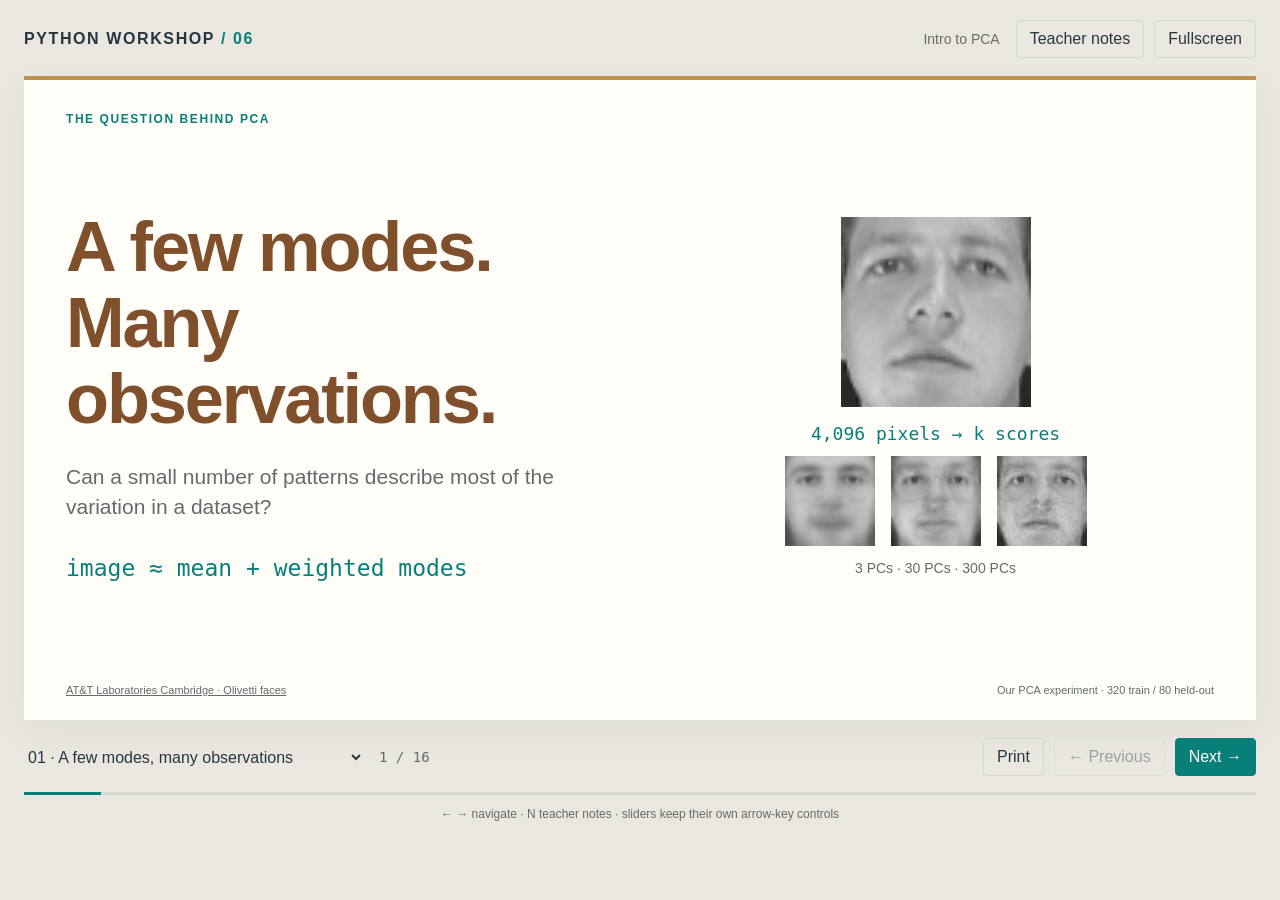
<file: teaching/intro-to-pca/index.html>
<!doctype html>
<html lang="en">
<head>
<meta charset="utf-8"><meta name="viewport" content="width=device-width,initial-scale=1">
<meta name="description" content="A visual introduction to PCA: physical modes, eigenfaces, variance, projection, and reconstruction.">
<title>Intro to PCA · Python Workshop 06</title>
<link rel="stylesheet" href="style.css">
<script defer src="data.js"></script><script defer src="app.js"></script>
</head>
<body>
<div class="shell">
<header class="top"><a class="brand" href="#slide-1">PYTHON WORKSHOP <span>/ 06</span></a><div class="top-actions"><span class="deck-name">Intro to PCA</span><button id="notes-button">Teacher notes</button><button id="fullscreen-button">Fullscreen</button></div></header>
<main id="deck" aria-label="Intro to PCA presentation">
<section class="slide active cover" data-title="A few modes, many observations" data-source="faces" data-notes="1 minute. Ask: how many numbers does a 64 by 64 image need? 4096. Can a typical face be described using fewer? The claim is approximation in a learned subspace, not exact modeling of an arbitrary probability distribution. The mean and basis are shared across samples and also require storage.">
<p class="eyebrow">The question behind PCA</p><div class="content split"><div><h1>A few modes.<br>Many observations.</h1><p class="lead">Can a small number of patterns describe most of the variation in a dataset?</p><p class="equation">image ≈ mean + weighted modes</p></div><div class="cover-art"><img src="assets/face-original-0.png" alt="A held-out Olivetti face" class="face hero-face"><div class="connector">4,096 pixels → k scores</div><div class="mini-faces"><img src="assets/face-k3-0.png" alt="Reconstruction with 3 PCs"><img src="assets/face-k30-0.png" alt="Reconstruction with 30 PCs"><img src="assets/face-k300-0.png" alt="Reconstruction with 300 PCs"></div><p class="caption">3 PCs · 30 PCs · 300 PCs</p></div></div><footer class="source"></footer>
</section>
<section class="slide" data-title="Modes in atoms" data-source="orbitals" data-notes="2 minutes. These are instructor-generated angular amplitude surfaces, not full hydrogen wavefunctions or probability-density isosurfaces. Radial structure and nodes are omitted. The colors mark the sign of a real orbital, not positive and negative probability. We borrow the idea of a basis; quantum energy is not PCA variance. Do not teach atomic orbitals as electron trajectories.">
<p class="eyebrow">01 · Recognize the idea</p><h2>Different modes, different shapes</h2><p class="lead">Atomic orbitals give us a familiar example of distinct spatial patterns.</p><div class="content"><img class="wide-figure" src="assets/orbitals.png" alt="Spherical s, two-lobed p z, and four-lobed d xz angular amplitude surfaces"><p class="legend"><span class="dot teal"></span> positive amplitude <span class="dot rust"></span> negative amplitude</p><p class="caption">Angular amplitude surfaces only: r ∝ |Y(θ, φ)|. Radial structure omitted.</p></div><p class="takeaway">Physical modes come from a physical model. PCA modes come from data.</p><footer class="source"></footer>
</section>
<section class="slide" data-title="Modes on a string" data-source="string" data-notes="3 minutes. These are the first three transverse standing modes of an ideal fixed-end string. Displacement is a linear sum. Each mode has frequency j times the fundamental. Move amplitudes, then play. Low frequency is not automatically high PCA importance. Motion is opt-in and pauses when leaving this slide; reduced-motion preference disables automatic time animation, but the phase slider remains usable.">
<p class="eyebrow">01 · Recognize the idea</p><h2>Same modes. Different mixtures.</h2><p class="lead">Adjust three amplitudes. Their sum changes the shape of the string.</p><div class="content split"><div><svg id="string-chart" viewBox="0 0 620 330" role="img" aria-label="Standing modes and their sum"></svg><p class="caption">Fixed ends · ideal string · displacement in arbitrary units</p></div><div class="stack"><label>Mode 1 amplitude <output id="amp1-value">1.0</output><input id="amp1" type="range" min="-1" max="1" step="0.1" value="1"></label><label>Mode 2 amplitude <output id="amp2-value">0.4</output><input id="amp2" type="range" min="-1" max="1" step="0.1" value="0.4"></label><label>Mode 3 amplitude <output id="amp3-value">0.2</output><input id="amp3" type="range" min="-1" max="1" step="0.1" value="0.2"></label><label>Fundamental phase <input id="phase" type="range" min="0" max="6.283" step="0.01" value="0"></label><button id="play-string">Play vibration</button></div></div><p class="takeaway">A mode is a pattern; an amplitude says how much of it to use.</p><footer class="source"></footer>
</section>
<section class="slide" data-title="Learning modes from faces" data-source="faces" data-notes="2 minutes. We generated this experiment, rather than copying a screenshot. 400 Olivetti images, 64x64, 320 training and 80 held-out images, seed 42. The split is stratified by subject; this is not unseen-identity validation. PCA receives only training pixels. Identities are used for splitting and choosing examples, not learning PCs. The first 10 PC weight images use one shared symmetric scale; white is zero. Dark/bright areas are signed weights, not a literal face part detector.">
<p class="eyebrow">01 · From physical patterns to learned patterns</p><h2>What are the main ways faces differ?</h2><p class="lead">Flatten each image into a row. Learn shared directions from the training rows.</p><div class="content"><div class="face-process"><figure><img class="face" src="assets/face-training.png" alt="Four example faces from the training set"><figcaption>Training examples<br>4,096 features per image</figcaption></figure><span class="operator">→</span><figure><img class="face" src="assets/face-mean.png" alt="Mean of 320 training faces"><figcaption>Training mean</figcaption></figure><span class="operator">+</span><div id="face-mode-grid" class="mode-grid"></div></div><p class="caption">Eigenfaces = principal directions, reshaped into images.<br>Blue: negative weight · white: zero · red: positive weight. One shared scale.</p></div><p class="takeaway">PCA learns pixel combinations, without asking who the person is.</p><footer class="source"></footer>
</section>
<section class="slide" data-title="Mode, score, and variance" data-source="faces" data-notes="3 minutes. Keep mode/eigenvector, per-image score, and eigenvalue separate. The eigenvalue is the sample variance of training scores for that unit direction. The slider uses score t times sqrt(lambda); other scores are zero. Negative scores reverse the contribution. Flipping both the component sign and its scores changes no reconstruction. The right image is an isolated-mode illustration, not an actual patient or generated identity prediction. Pixel clipping is for display only.">
<p class="eyebrow">02 · Three different quantities</p><h2>A pattern is not its coefficient</h2><div class="content"><div class="controls"><label>Shared mode <select id="face-pc"></select></label><label class="grow">Score <output id="face-score-value"></output><input id="face-score" type="range" min="-3" max="3" step="0.1" value="1.5"></label></div><div class="equation-images"><figure><img class="face" src="assets/face-mean.png" alt="Mean face"><figcaption>mean μ</figcaption></figure><span class="operator">+</span><figure><img id="face-weight" class="face" src="assets/face-pc-1.png" alt="Signed weights for selected PC"><figcaption>direction v<br>multiplied by score z</figcaption></figure><span class="operator">=</span><figure><canvas id="face-variation" width="64" height="64" role="img" aria-label="Mean face plus selected signed component"></canvas><figcaption>μ + z v</figcaption></figure></div><div class="three-labels"><p><strong>Direction v</strong><br>one shared pattern</p><p><strong>Score z</strong><br>one image's coefficient</p><p><strong>Eigenvalue λ</strong><br>variance of training scores</p></div></div><p class="caption" id="face-mode-info"></p><footer class="source"></footer>
</section>
<section class="slide" data-title="How many PCs are enough?" data-source="faces" data-notes="4 minutes. Choose a held-out image, then increase k. The basis is fit to training only and reused at every k. Retained variance is a training statistic, while the displayed image MSE uses the held-out image before clipping. The bars show individual training explained-variance ratios; the line is their cumulative sum. We store only 300 of at most 319 nonzero training PCs. 300 PCs need not reconstruct a held-out image exactly. No face recognition accuracy is measured. Low reconstruction error and high variance are not guarantees of class discrimination.">
<p class="eyebrow">02 · Keep a subset</p><h2>More modes bring back more detail</h2><div class="content"><div class="controls"><label>Held-out image <select id="face-sample"></select></label><label class="grow">Number of PCs <output id="face-k-value"></output><input id="face-k" type="range" min="0" max="6" step="1" value="3"></label></div><div class="split"><div class="pair-images"><figure><img id="face-reference" class="face" src="assets/face-original-0.png" alt="Original held-out face"><figcaption>Original model input</figcaption></figure><figure><img id="face-reconstruction" class="face" src="assets/face-k10-0.png" alt="Face reconstructed using selected PC count"><figcaption id="face-recon-caption"></figcaption></figure></div><div><svg id="face-spectrum" viewBox="0 0 560 260" role="img" aria-label="Individual and cumulative explained variance"></svg><p class="caption" id="face-metrics" aria-live="polite"></p></div></div></div><p class="takeaway">“Important” here means explaining variance, not guaranteeing recognition.</p><footer class="source"></footer>
</section>
<section class="slide" data-title="PCA in six steps" data-source="pca" data-notes="1 minute. This is an original redrawing of the process, prompted by the user's PCA in a nutshell image attributed to Victor Lavrenko (2011). Use our row-sample notation throughout. Mean, scales and components are learned on training and reused for new observations. Today we inspect the complete pipeline, but implement only center, covariance and variance along a direction. Each tile links to its explanation. Explain that high-dimensional image calculations use SVD instead of materializing a huge covariance matrix.">
<p class="eyebrow">03 · The whole route</p><h2>PCA in six steps</h2><p class="lead">One training dataset. One saved mean. One shared basis.</p><div class="content"><div class="flow-grid"><a href="#slide-8"><b>01</b><strong>Prepare & center</strong><span>X → X<sub>c</sub></span></a><a href="#slide-10"><b>02</b><strong>Covariance</strong><span>C = X<sub>c</sub>ᵀX<sub>c</sub> / (n−1)</span></a><a href="#slide-11"><b>03</b><strong>Find eigenvectors</strong><span>Cv = λv</span></a><a href="#slide-12"><b>04</b><strong>Sort & select</strong><span>λ₁ ≥ λ₂ ≥ ⋯ ≥ 0</span></a><a href="#slide-13"><b>05</b><strong>Project</strong><span>Z = X<sub>c</sub>V<sub>k</sub>ᵀ</span></a><a href="#slide-14"><b>06</b><strong>Reconstruct</strong><span>X̂ = ZV<sub>k</sub> + μ</span></a></div><p class="caption">Rows = samples · columns = features · V<sub>k</sub> stores k unit directions as rows.<br>If you scaled features first, undo that scaling after reconstruction.</p></div><footer class="source"></footer>
</section>
<section class="slide" data-title="Centering and scaling" data-source="pca" data-notes="2 minutes. Our synthetic axes are already comparable; only center them. Original and centered points share the same axis limits so this is visibly a translation. WDBC uses W5 feature standardization. RGB intensity /255 is common unit rescaling, not per-pixel z-scoring; then subtract the mean image. A Standardizer already centers; the PCA centering mean is approximately zero if used after it. Always learn transformations on training data. Direction-vector normalization is a separate operation.">
<p class="eyebrow">03 · Step 1</p><h2>Move the center. Decide the scale.</h2><div class="content split"><div><div class="controls"><button data-center="raw" aria-pressed="true">Original</button><button data-center="centered" aria-pressed="false">Centered</button></div><svg id="center-chart" viewBox="0 0 550 390" role="img" aria-label="Original or centered synthetic observations"></svg></div><div class="stack"><p class="equation">X<sub>c</sub> = X − μ</p><p id="center-readout" class="caption"></p><div class="rule"><strong>WDBC measurements</strong><p>Feature-wise z-scores from Week 5.</p></div><div class="rule"><strong>RGB pixels</strong><p>Divide by 255, then subtract the training mean image.</p></div><p class="caption">Scaling is a modeling choice; centering and unit-length directions are different operations.</p></div></div><footer class="source"></footer>
</section>
<section class="slide" data-title="Which direction keeps the variation?" data-source="original" data-notes="4 minutes; the central W6 interaction. Drag the angle before showing the optimal direction later. Direction v=(cos theta, sin theta) has unit norm. Scores are Xc @ v. The curve is sample variance of the scores with ddof=1. Opposite directions yield the same variance, so 0 to 180 degrees is sufficient. Equal aspect ratio is required for spatial interpretation. Ask students to predict what happens near the perpendicular direction.">
<p class="eyebrow">03 · Before the matrix formula</p><h2>Which view keeps the differences?</h2><label>Unit direction angle <output id="angle-value"></output><input id="angle" type="range" min="0" max="180" step="1" value="0"></label><div class="content split"><svg id="direction-chart" viewBox="0 0 550 390" role="img" aria-label="Centered points projected onto a rotating unit direction"></svg><div><svg id="variance-chart" viewBox="0 0 550 280" role="img" aria-label="Projected sample variance versus direction angle"></svg><p class="equation" id="direction-readout"></p><p class="caption">Compare directions of length 1.<br>A longer arrow would inflate the variance.</p></div></div><p class="takeaway">PCA chooses directions that preserve the most training variance.</p><footer class="source"></footer>
</section>
<section class="slide" data-title="Covariance records co-variation" data-source="pca" data-notes="4 minutes. Click each covariance entry. Each point contributes x_i*y_i to the off-diagonal entry. Same-sign deviations contribute positively, opposite-sign negatively. Diagonals are sample variances. We use n-1 consistently with W6 and PCA explained variance, unlike W5 population standardization. Covariance alone does not describe all nonlinear dependencies, so avoid claiming it fully defines any distribution.">
<p class="eyebrow">03 · Step 2</p><h2>How do the features vary together?</h2><div class="content split"><svg id="cov-chart" viewBox="0 0 550 390" role="img" aria-label="Centered data and contributions to selected covariance entry"></svg><div class="stack"><p class="equation">C = X<sub>c</sub>ᵀX<sub>c</sub> / (n − 1)</p><div id="cov-matrix" class="matrix" aria-label="Interactive covariance matrix"></div><p id="cov-explanation" class="lead" aria-live="polite"></p><p class="caption">X<sub>c</sub>: (n,d) → C: (d,d)<br>Diagonal: variance · off-diagonal: covariance</p></div></div><footer class="source"></footer>
</section>
<section class="slide" data-title="Eigenvectors reveal principal directions" data-source="pca" data-notes="2 minutes. For a unit eigenvector, projected sample variance equals its eigenvalue. Show both directions and numeric values; they are orthogonal. Arrow lengths represent sqrt(lambda) here, not eigenvector norm: the underlying vectors are unit vectors. A covariance matrix is symmetric positive semidefinite: nonnegative eigenvalues, sort descending without absolute values. Tiny negative numerical roundoff is not a meaningful negative variance. No eigensolver implementation this week; later teacher provides eigh/SVD helper.">
<p class="eyebrow">03 · Step 3</p><h2>A direction and its variance</h2><div class="content split"><svg id="eigen-chart" viewBox="0 0 550 390" role="img" aria-label="Two perpendicular principal directions through centered data"></svg><div class="stack"><p class="equation">Cv<sub>j</sub> = λ<sub>j</sub>v<sub>j</sub></p><div id="eigen-readout"></div><p class="equation">Var(X<sub>c</sub>v<sub>j</sub>) = λ<sub>j</sub></p><p class="caption">Unit v<sub>j</sub> · sample variance (ddof=1)<br>Arrow lengths in the plot show √λ.</p></div></div><p class="takeaway">Eigenvalues measure variance here. They are not entropy.</p><footer class="source"></footer>
</section>
<section class="slide" data-title="Sort and keep the first k" data-source="pca" data-notes="1 minute. Sorting is by eigenvalues, not absolute values. The large direction preserves most of the squared spread. A covariance PCA is the optimal orthogonal linear rank-k reconstruction for training squared error. This does not guarantee retained predictive information or exact reconstruction of unseen inputs. We postpone choosing k for classification to validation comparisons in later weeks.">
<p class="eyebrow">03 · Step 4</p><h2>Keep the directions with more variance</h2><div class="content split"><div><div class="controls"><button data-keep="1" aria-pressed="true">Keep 1 PC</button><button data-keep="2" aria-pressed="false">Keep 2 PCs</button></div><svg id="sort-chart" viewBox="0 0 550 300" role="img" aria-label="Two eigenvalues sorted from largest to smallest"></svg></div><div class="stack"><p class="equation">λ₁ ≥ λ₂ ≥ ⋯ ≥ 0</p><p class="lead" id="keep-readout"></p><p class="equation">retained variance = Σ<sub>j≤k</sub> λ<sub>j</sub> / Σ<sub>j</sub> λ<sub>j</sub></p><p class="caption">A useful summary of spread, not a classification score.</p></div></div><footer class="source"></footer>
</section>
<section class="slide" data-title="Project into mode coordinates" data-source="pca" data-notes="2 minutes. Select a sample: highlight the original centered point, its foot on PC1 and its signed score. Components are rows, so transpose for multiplication. Scalar scores can be negative; negative is a coordinate, not an invalid probability. New rows use the saved training mean and directions. This becomes project() in W7.">
<p class="eyebrow">03 · Step 5</p><h2>Replace features with scores</h2><div class="controls"><label>Sample <select id="project-sample"></select></label></div><div class="content split"><svg id="project-chart" viewBox="0 0 550 390" role="img" aria-label="A selected observation projected onto PC1"></svg><div class="stack"><p class="equation">Z = X<sub>c</sub>V<sub>k</sub>ᵀ</p><p class="shape">(n,d) @ (d,k) → (n,k)</p><div id="project-readout" class="result"></div><p class="caption">Every sample gets its own scores.<br>The mean and basis stay shared.</p></div></div><footer class="source"></footer>
</section>
<section class="slide" data-title="Reconstruct and see what was lost" data-source="pca" data-notes="2 minutes. Plot original-coordinate observations and reconstructions, not centered reconstructions mislabeled as original. Add the mean back. With 1 PC the dashed perpendicular residuals remain. With the full 2D basis the reconstruction recovers the points. MSE is averaged over all entries, not only over samples. If standardization was performed, multiply by the saved scales and add the saved mean of that preprocessing stage as well.">
<p class="eyebrow">03 · Step 6</p><h2>Rebuild the approximation</h2><div class="content split"><div><div class="controls"><button data-reconstruct="1" aria-pressed="true">1 PC</button><button data-reconstruct="2" aria-pressed="false">2 PCs</button></div><svg id="reconstruct-chart" viewBox="0 0 550 390" role="img" aria-label="Observations, reconstructed points, and residual distances"></svg></div><div class="stack"><p class="equation">X̂ = ZV<sub>k</sub> + μ</p><p class="shape">(n,k) @ (k,d) → (n,d)</p><p id="reconstruct-error" class="result" aria-live="polite"></p><p class="caption">● original · ○ reconstructed<br>Dashed segments: discarded variation.</p><p class="caption">For scaled data, undo the saved scaling too.</p></div></div><footer class="source"></footer>
</section>
<section class="slide" data-title="From faces to tissue images" data-source="kather" data-notes="2 minutes. This uses the frozen Kather experiment, not PathMNIST: 3000 training, 1000 validation, 1000 unused test, seed 42, tile-level split. Each pictured image is from validation; the 300-component PCA was fit only to training. 150x150 source is resized to 28x28x3 and /255. PC compression and resizing lose different information. Our mode panel changes the RGB mean by plus or minus 2 training score SDs; all other scores zero. Color patterns are not automatically cancer-significant filters. Class labels identify tissue types but are never fed to PCA. No classifier is evaluated in this deck.">
<p class="eyebrow">04 · Our course destination</p><h2>The same idea works on tissue images</h2><div class="content"><div class="controls"><label>Validation tile <select id="tissue-sample"></select></label><label class="grow">PCs <output id="tissue-k-value"></output><input id="tissue-k" type="range" min="0" max="6" value="4" step="1"></label></div><div class="tissue-images"><figure><img id="tissue-source" src="assets/tissue-source-0.png" alt="Original 150 by 150 tissue tile"><figcaption>Source · 150 × 150</figcaption></figure><figure><img id="tissue-input" src="assets/tissue-original-0.png" alt="28 by 28 RGB input"><figcaption>Input · 28 × 28 × 3</figcaption></figure><figure><img id="tissue-reconstruction" src="assets/tissue-k30-0.png" alt="Reconstructed tissue tile"><figcaption id="tissue-recon-caption"></figcaption></figure><div class="tissue-mode"><label>Inspect a mode <select id="tissue-pc"></select></label><div class="mode-pair"><figure><canvas id="tissue-minus" width="28" height="28" role="img" aria-label="Mean tissue minus two standard deviations along selected PC"></canvas><figcaption>μ − 2√λ v</figcaption></figure><figure><canvas id="tissue-plus" width="28" height="28" role="img" aria-label="Mean tissue plus two standard deviations along selected PC"></canvas><figcaption>μ + 2√λ v</figcaption></figure></div></div></div><p id="tissue-metrics" class="caption" aria-live="polite"></p></div><p class="takeaway">More PCs cannot recover details already lost during resizing.</p><footer class="source"></footer>
</section>
<section class="slide" data-title="What we implement this week" data-source="course" data-notes="1 minute. Ask students to answer the three checks before revealing. W6 lesson and its native Python explorer are implemented and privately verified; this deck does not publish a new week. Teacher supplies normalization and shape guards. Student focus is center, covariance and variance along direction; no implementation answers are supplied here. Full PCA code arrives in W8. Optional follow-up: ask whether the largest-variance PC must best separate cancer labels (no).">
<p class="eyebrow">04 · Turn the idea into code</p><h2>This week: measure the variation</h2><div class="content"><div class="week-grid"><div><strong>W6 · Measure</strong><code>center(X, mean=None)<br>covariance_matrix(Xc)<br>variance_along_direction(Xc, v)</code></div><div><strong>W7 · Use directions</strong><p>Project · reconstruct · measure error</p></div><div><strong>W8 · Learn directions</strong><p>PCA object · 3D scores · image reconstruction</p></div></div><div class="checks"><details><summary>Does the largest eigenvalue mean “most useful for diagnosis”?</summary><p>No. It means the largest training score variance; predictive value needs evaluation.</p></details><details><summary>Do we recompute the mean for each new image?</summary><p>No. Reuse the training mean and basis.</p></details><details><summary>Why normalize a direction before comparing variances?</summary><p>Multiplying a direction by a scales its score variance by a².</p></details></div></div><footer class="source"></footer>
</section>
</main>
<nav class="nav" aria-label="Presentation controls"><div><select id="slide-picker" aria-label="Choose slide"></select><span id="count"></span></div><div class="nav-actions"><button id="print-button">Print</button><button id="previous">← Previous</button><button id="next" class="primary">Next →</button></div></nav><div class="progress"><div id="progress-fill"></div></div>
<p class="keyboard">← → navigate · N teacher notes · sliders keep their own arrow-key controls</p>
</div>
<dialog id="notes"><div class="dialog-header"><h2>Teacher notes</h2><button id="close-notes">Close</button></div><p id="note-text"></p></dialog>
<noscript>This presentation needs JavaScript for navigation and interactive figures.</noscript>
</body></html>
</file>
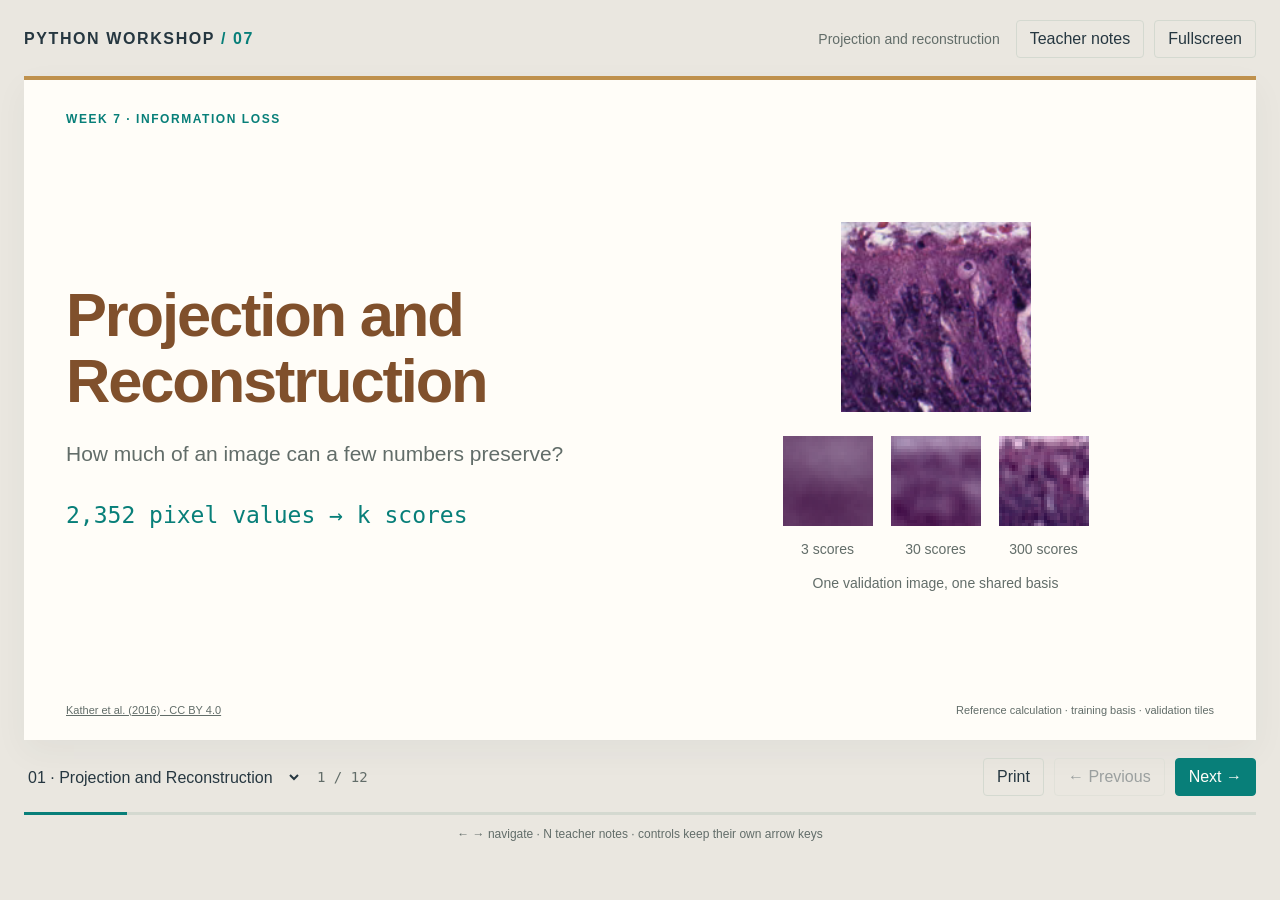
<file: teaching/week07-projection/index.html>
<!doctype html>
<html lang="en">
<head>
<meta charset="utf-8"><meta name="viewport" content="width=device-width,initial-scale=1">
<meta name="description" content="Week 7: projection, reconstruction, and information loss. Twelve offline slides with geometry and tissue-image experiments.">
<title>Projection and Reconstruction · Python Workshop 07</title>
<link rel="stylesheet" href="style.css">
<script defer src="data.js"></script><script defer src="app.js"></script>
</head>
<body>
<div class="shell">
<header class="top"><a class="brand" href="#slide-1">PYTHON WORKSHOP <span>/ 07</span></a><div class="top-actions"><span class="deck-name">Projection and reconstruction</span><button id="notes-button">Teacher notes</button><button id="fullscreen-button">Fullscreen</button></div></header>
<main id="deck" aria-label="Week 7 presentation">
<section class="slide active cover" data-title="Projection and Reconstruction" data-source="kather" data-notes="2 minutes. Show the same held-out tissue tile at three reconstruction settings. Ask what becomes visible as the number of scores increases. The original tile is 150 by 150, while every reconstruction targets its 28 by 28 RGB model input. We will reuse a fixed training mean and 300 learned directions this week. The shared basis also takes storage. The numerical browser examples use verified reference calculations. Students will run their own functions in the Python demo.">
<p class="eyebrow">Week 7 · Information loss</p><div class="content split"><div><h1>Projection and<br>Reconstruction</h1><p class="lead">How much of an image can a few numbers preserve?</p><p class="equation">2,352 pixel values → k scores</p></div><figure class="cover-art"><img class="hero-tissue" src="assets/tissue-source-0.png" alt="Original 150 by 150 colorectal tumor tissue tile"><div class="mini-images"><figure><img src="assets/tissue-k3-0.png" alt="Tissue reconstruction with 3 components"><figcaption>3 scores</figcaption></figure><figure><img src="assets/tissue-k30-0.png" alt="Tissue reconstruction with 30 components"><figcaption>30 scores</figcaption></figure><figure><img src="assets/tissue-k300-0.png" alt="Tissue reconstruction with 300 components"><figcaption>300 scores</figcaption></figure></div><figcaption>One validation image, one shared basis</figcaption></figure></div><footer class="source"></footer>
</section>
<section class="slide" data-title="Components and Scores" data-source="math" data-notes="8 minutes, including the Week 6 recap. A component is a unit direction shared by all observations. Each observation has its own signed coefficient along that direction. A negative score lies on the opposite side of the mean. Components are orthonormal rows here. Ask which values change when we switch observations: scores change, the mean and directions stay fixed. A direction and all its scores may both change sign without changing the reconstruction. Do not confuse scores with eigenvalues or class labels.">
<p class="eyebrow">Recall Week 6</p><h2>Components and Scores</h2><div class="content split"><div><svg id="shared-chart" viewBox="0 0 520 350" role="img" aria-label="Three observations share one horizontal component, with positive and negative scores"></svg><p class="caption">A unit direction through the training mean</p></div><div class="stack"><p class="definition"><strong>Component v</strong><span>A direction shared by every observation.</span></p><p class="definition"><strong>Score z</strong><span>One observation’s signed coordinate.</span></p><p class="equation">z = (x − μ) · v</p><p class="caption">The sign tells us which side of the mean.</p></div></div><p class="takeaway">Change the observation. Keep the same mean and components.</p><footer class="source"></footer>
</section>
<section class="slide" data-title="Project One Observation" data-source="math" data-notes="9 minutes, including hand calculation. The mean is zero and the unit component is [1, 0]. Begin with [2, 3]: the dot product gives 2. Ask students to predict the score for [-2, 1] before changing the selection. Point out that the projected location is [z, 0], while the score itself is one scalar. The vertical dashed segment shows the part lost by retaining only the horizontal direction. No component fitting happens in this example.">
<p class="eyebrow">One row, one coordinate</p><h2>Project One Observation</h2><div class="content split"><div><svg id="project-chart" viewBox="0 0 520 350" role="img" aria-label="Selected observation and its orthogonal projection onto one component"></svg><p class="legend"><span class="dot rust"></span> observation <span class="dot hollow"></span> projection</p></div><div class="stack"><label>Observation <select id="project-sample"></select></label><p class="equation">μ = [0, 0]<br>v₁ = [1, 0]</p><p class="result" id="project-readout" aria-live="polite"></p><p class="caption">Predict the sign before changing the observation.</p></div></div><p class="takeaway">The score stores position along the retained direction.</p><footer class="source"></footer>
</section>
<section class="slide" data-title="Project a Batch" data-source="math" data-notes="10 minutes, including the first implementation checkpoint. Each row of X is one observation and each row of V is one component. V therefore has k rows and d columns. The transpose gives a d by k matrix that matches the feature dimension of centered X. The output has one row per observation and one column per retained component. The same mean broadcasts across all rows. Ask students to write the three shapes and complete project in the worksheet. Teacher-provided input checks handle validation. Do not show a complete callable solution.">
<p class="eyebrow">The same operation for every row</p><h2>Project a Batch</h2><div class="content"><div class="shape-flow"><div><strong>Centered observations</strong><span class="matrix-shape">X − μ</span><code>(n, d)</code></div><span class="operator">×</span><div><strong>Component columns</strong><span class="matrix-shape">Vᵀ</span><code>(d, k)</code></div><span class="operator">=</span><div><strong>Scores</strong><span class="matrix-shape">Z</span><code>(n, k)</code></div></div><p class="equation center">Z = (X − μ)Vᵀ</p><p class="example center">8 images × 2,352 pixels &nbsp; → &nbsp; 8 images × 30 scores</p><p class="caption center">Our stored components are rows: V has shape (k, d).</p></div><p class="takeaway">Each score compares one centered observation with one component.</p><footer class="source"></footer>
</section>
<section class="slide" data-title="Reconstruct an Observation" data-source="math" data-notes="10 minutes, including the second implementation checkpoint. Keep x minus mean equal to [2, 3] and retain the horizontal component. With mean [0, 0], the reconstruction is [2, 0]. Switch the origin to mean [4, 2]: the original observation becomes [6, 5] and reconstruction becomes [6, 2]. The score remains 2 because centering removes the common translation. Emphasize that adding the saved training mean returns coordinates to the input space. The residual is x minus x-hat. Have students implement reconstruct and check its output shape.">
<p class="eyebrow">Combine directions, then restore the mean</p><h2>Reconstruct an Observation</h2><div class="content split"><div><svg id="reconstruct-chart" viewBox="0 0 520 350" role="img" aria-label="Reconstruction in original coordinates with an adjustable mean"></svg><p class="caption">Dashed segment: residual x − x̂</p></div><div class="stack"><div class="controls" aria-label="Mean selection"><button data-mean="0" aria-pressed="true">μ = [0, 0]</button><button data-mean="1" aria-pressed="false">μ = [4, 2]</button></div><p class="equation">x̂ = μ + z₁v₁</p><p id="reconstruct-readout" class="result" aria-live="polite"></p><p class="shape">Batch: (n, k) × (k, d) → (n, d)</p></div></div><p class="takeaway">Add back the same mean you subtracted during projection.</p><footer class="source"></footer>
</section>
<section class="slide" data-title="Keep One or Both Directions" data-source="math" data-notes="11 minutes, including experimentation with student functions. The demonstration uses the orthonormal coordinate directions [1, 0] and [0, 1], with a nonzero mean [4, 2]. Compare the same observations and basis at k=1 and k=2. One direction loses the vertical residual; a full orthonormal basis reconstructs these 2D points exactly up to floating-point error. More components from the same nested orthonormal basis cannot increase squared reconstruction error. This is a geometric property that applies to held-out observations too. It does not promise classification improvement. Ask students to verify the full-basis case before continuing.">
<p class="eyebrow">Information retained</p><h2>Keep One or Both Directions</h2><div class="content split"><div><svg id="keep-chart" viewBox="0 0 520 350" role="img" aria-label="Three observations reconstructed with one or two orthogonal directions"></svg><p class="legend"><span class="dot teal"></span> observation <span class="dot hollow"></span> reconstruction</p></div><div class="stack"><div class="controls"><button data-keep="1" aria-pressed="true">1 direction</button><button data-keep="2" aria-pressed="false">2 directions</button></div><p class="equation">v₁ = [1, 0]<br>v₂ = [0, 1]</p><p class="result" id="keep-readout" aria-live="polite"></p><p class="caption">Mean μ = [4, 2]. The directions stay fixed.</p></div></div><p class="takeaway">A full orthonormal basis preserves every coordinate.</p><footer class="source"></footer>
</section>
<section class="slide" data-title="Measure Reconstruction Error" data-source="math" data-notes="10 minutes, including the third implementation checkpoint. Use the single row x=[2,3] and reconstruction [2,0]. Squared differences are [0,9]. Mean over the two elements gives 4.5. In a batch, divide the total squared error by n times d, not only by n. Students complete reconstruction_error and run the provided numerical checks. MSE depends on scale and units: standardized WDBC MSE and RGB MSE are different quantities. For tissue RGB, compute MSE against the 28 by 28 inputs before display clipping. MSE does not measure clinical usefulness.">
<p class="eyebrow">One number for the lost information</p><h2>Measure Reconstruction Error</h2><div class="content"><p class="equation center formula">MSE = Σᵢ Σⱼ (Xᵢⱼ − X̂ᵢⱼ)² / (n × d)</p><div class="error-example"><div><span>Original x</span><strong>[2, 3]</strong></div><div><span>Reconstruction x̂</span><strong>[2, 0]</strong></div><div><span>Squared differences</span><strong>[0, 9]</strong></div></div><p class="big-answer">(0 + 9) / 2 = <strong>4.5</strong></p><p class="caption center">Average over every observation and every feature.</p></div><p class="takeaway">Zero MSE means exact reconstruction of the measured input.</p><footer class="source"></footer>
</section>
<section class="slide" data-title="Try the WDBC Data" data-source="wdbc" data-notes="6 minutes. Reuse the Week 6 train split: 341 observations with mean radius and mean texture. Standardization parameters and the PCA basis come from these training rows only. The figure uses standardized coordinates and labels all observations without diagnostic coloring. Select one or both PCs, then inspect the reconstruction and MSE. The first component is the higher-variance direction for these two standardized features. The full basis recovers the standardized inputs. This teaching check uses training observations; the next experiment demonstrates validation images. Future validation data must use these saved training transforms.">
<p class="eyebrow">The Week 6 feature pair</p><h2>Try the WDBC Data</h2><div class="content split"><div><svg id="wdbc-chart" viewBox="0 0 520 350" role="img" aria-label="341 standardized WDBC observations with PCA reconstructions"></svg><p class="caption">341 training rows. Radius and texture, standardized.</p></div><div class="stack"><div class="controls"><button data-wdbc="1" aria-pressed="true">1 PC</button><button data-wdbc="2" aria-pressed="false">2 PCs</button></div><p id="wdbc-readout" class="result" aria-live="polite"></p><p class="definition"><strong>Use the supplied basis</strong><span>Keep training standardization, mean and components together.</span></p><p class="caption">The Python demo calls your three functions.</p></div></div><p class="takeaway">The same projection and reconstruction work for many observations.</p><footer class="source"></footer>
</section>
<section class="slide" data-title="Represent a Tissue Image" data-source="kather" data-notes="4 minutes. Kather et al. 2016 supplies 5,000 RGB colorectal histology tiles in eight tissue classes, including tumor, stroma, complex, lympho, debris, mucosa, adipose and empty background. We provide one fixed validation tile from each class. Images are 150 by 150 originally. The model receives 28 by 28 RGB images, flattened in C order and divided by 255, for 2352 features in [0,1]. Resizing already removes information before projection. The precomputed training mean has 2352 values and the shared basis has 300 rows. Classes identify examples only; PCA training uses pixel values. Dataset source: https://doi.org/10.5281/zenodo.53169, CC BY 4.0.">
<p class="eyebrow">Pixels become features</p><h2>Represent a Tissue Image</h2><div class="content"><div class="image-flow"><figure><img src="assets/tissue-source-0.png" alt="Original colorectal tissue tile at 150 by 150 pixels"><figcaption>Original tile<br><strong>150 × 150 RGB</strong></figcaption></figure><span class="operator">→</span><figure><img class="pixels" src="assets/tissue-input-0.png" alt="The same tile resized to 28 by 28 pixels for the model"><figcaption>Model input<br><strong>28 × 28 RGB</strong></figcaption></figure><span class="operator">→</span><div class="vector-label"><strong>2,352</strong><span>values per image</span><code>flatten, then /255</code></div></div><p class="caption center">Kather 2016: colorectal tissue tiles. Our pack contains eight validation examples, one per class.</p><p class="equation center">mean: (2352,) &nbsp; components: (300, 2352)</p></div><p class="takeaway">Reconstruction targets the 28 × 28 input. Resizing has already lost detail.</p><footer class="source"></footer>
</section>
<section class="slide" data-title="How Many Components?" data-source="kather" data-notes="8 minutes. Choose a tile and increase k through 3,10,30,100,300. Every setting uses the first k rows of the same fixed basis learned from training images only. The orange curve shows the selected tile; the teal curve is the mean over exactly the eight supplied validation tiles, not all 1000 validation images. MSE uses all 2352 RGB values and the unclipped numerical reconstruction. PNGs clip to [0,1] only for display. More nested orthonormal components cannot increase this MSE. Even 300 PCs need not recover every held-out image. The shared mean and components also need storage. Ask students to describe a visible change and compare their Python demo results with these reference results.">
<p class="eyebrow">Fixed basis, different k</p><h2>How Many Components?</h2><div class="content"><div class="controls"><label>Validation tile <select id="tissue-sample"></select></label><label class="grow">Components <output id="tissue-k-value"></output><input id="tissue-k" type="range" min="0" max="4" step="1" value="2"></label></div><div class="tissue-experiment"><div><div class="tissue-images"><figure><img id="tissue-original" src="assets/tissue-source-0.png" alt="Original selected 150 by 150 tissue tile"><figcaption>Original<br>150 × 150</figcaption></figure><figure><img id="tissue-input" class="pixels" src="assets/tissue-input-0.png" alt="Selected 28 by 28 RGB model input"><figcaption>Model input<br>28 × 28</figcaption></figure><figure><img id="tissue-reconstruction" class="pixels" src="assets/tissue-k30-0.png" alt="Selected tissue reconstruction"><figcaption id="tissue-recon-caption">30 PCs<br>28 × 28</figcaption></figure></div><p id="tissue-readout" class="metric-line" aria-live="polite"></p></div><div><svg id="mse-chart" viewBox="0 0 480 300" role="img" aria-label="Reconstruction MSE against number of components"></svg><p class="caption center">Mean curve: exactly eight demo images.<br>MSE uses values before display clipping.</p></div></div></div><p class="takeaway">More retained directions reduce squared error in this fixed basis.</p><footer class="source"></footer>
</section>
<section class="slide" data-title="Implement and Verify" data-source="course" data-notes="8 minutes. Return to the worksheet if a student has not completed all three expressions. Keep all Week 1–6 implementations. Append the provided starter to decomposition.py and fill one expression per function. The instructor supplies validation and tests. Verify shapes, the 4.5 hand example, nonzero means, full-basis reconstruction, sign-flip consistency and decreasing error. Run the Python demo only after the functions pass. It must call the student's functions, with no solution fallback. Full commands and troubleshooting are in the student lesson. This is a final consolidation checkpoint after the earlier coding pauses.">
<p class="eyebrow">Three small functions</p><h2>Implement and Verify</h2><div class="content"><div class="function-list"><div><code>project(X, mean, components)</code><span>Return scores with shape <code>(n, k)</code>.</span></div><div><code>reconstruct(Z, mean, components)</code><span>Return input coordinates with shape <code>(n, d)</code>.</span></div><div><code>reconstruction_error(X, X_hat)</code><span>Return one float: MSE over all elements.</span></div></div><div class="checks"><details><summary>What should a full orthonormal basis recover?</summary><p>The input, up to floating-point error.</p></details><details><summary>What if a direction and its scores both change sign?</summary><p>Their product stays the same, so reconstruction stays the same.</p></details></div></div><p class="takeaway">Use the provided tests, then run the demo with your own functions.</p><footer class="source"></footer>
</section>
<section class="slide" data-title="Your Week 7 Results" data-source="course" data-notes="4 minutes. Ask students to explain one visible change in the tissue reconstruction and why the curve decreases as k increases. Confirm their PR includes the three functions, provided tests, generated figures and a short interpretation, following the student lesson. Today mean and components were provided. Week 8 implements PCA.fit to learn those values from training data; transform and inverse_transform reuse this week's functions. A useful exit question is why a validation image must not provide its own mean. Remember the basis and mean are shared storage, while each sample keeps its own k scores.">
<p class="eyebrow">What to bring back</p><h2>Your Week 7 Results</h2><div class="content split"><div class="stack"><p class="definition"><strong>A working package</strong><span>Three functions and passing supplied tests.</span></p><p class="definition"><strong>Evidence you can explain</strong><span>A reconstruction comparison, an MSE curve and a short observation.</span></p></div><div class="next-week"><span class="eyebrow">Next week</span><h3>PCA.fit</h3><p class="lead">Learn the mean and directions from training data.</p><p class="equation">transform → project<br>inverse_transform → reconstruct</p></div></div><p class="takeaway">Why must a new image use the training mean and the same components?</p><footer class="source"></footer>
</section>
</main>
<nav class="nav" aria-label="Slide navigation"><div><label class="sr-only" for="slide-picker">Choose slide</label><select id="slide-picker"></select><span id="count" aria-live="polite">1 / 12</span></div><div class="nav-actions"><button id="print-button">Print</button><button id="previous">← Previous</button><button id="next" class="primary">Next →</button></div></nav>
<div class="progress" aria-hidden="true"><div id="progress-fill"></div></div><p class="keyboard">← → navigate · N teacher notes · controls keep their own arrow keys</p>
</div>
<dialog id="notes" aria-labelledby="notes-title"><div class="dialog-header"><h2 id="notes-title">Teacher notes</h2><button id="close-notes" aria-label="Close teacher notes">Close</button></div><p id="note-text"></p></dialog>
<noscript><p class="noscript">Enable JavaScript for navigation and reference visualizations. The student lesson also contains static examples.</p></noscript>
</body>
</html>
</file>
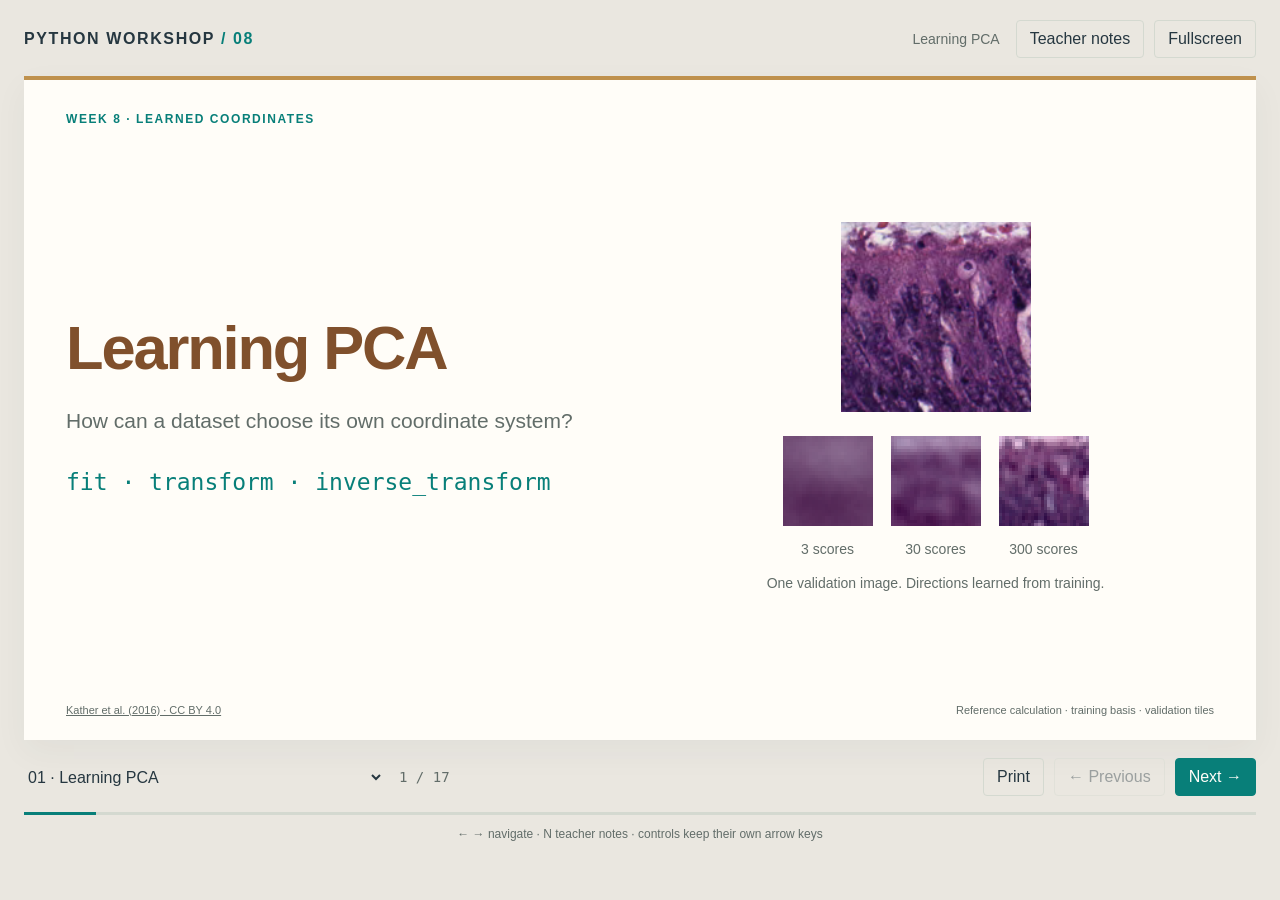
<file: teaching/week08-pca/index.html>
<!doctype html>
<html lang="en"><head><meta charset="utf-8"><meta name="viewport" content="width=device-width,initial-scale=1"><meta name="description" content="Week 8: learn PCA, retain training state, and inspect scores and components. Seventeen offline interactive slides."><title>Learning PCA · Python Workshop 08</title><link rel="stylesheet" href="style.css"><link rel="stylesheet" href="variance-explorer.css"><script defer src="data.js"></script><script defer src="app.js"></script><script defer src="variance-explorer-data.js"></script><script defer src="variance-explorer.js"></script><script>document.addEventListener("DOMContentLoaded",function(){window.createVarianceExplorer(document.getElementById("variance-explorer"),window.VARIANCE_EXPLORER_DATA);});</script></head>
<body><div class="shell">
<header class="top"><a class="brand" href="#slide-1">PYTHON WORKSHOP <span>/ 08</span></a><div class="top-actions"><span class="deck-name">Learning PCA</span><button id="notes-button">Teacher notes</button><button id="fullscreen-button">Fullscreen</button></div></header>
<main id="deck" aria-label="Week 8 presentation">
<section class="slide active cover" data-title="Learning PCA" data-source="kather" data-notes="2 minutes. Last week the mean and directions were supplied. Today students learn them from training observations, then retain them in a PCA object. The three methods are fit, transform and inverse_transform. The browser uses verified instructor reference calculations; the Python demo calls each student's implementation. The cover shows validation images reconstructed from one training-only 300-component fit.">
<p class="eyebrow">Week 8 · Learned coordinates</p><div class="content split"><div><h1>Learning PCA</h1><p class="lead">How can a dataset choose its own coordinate system?</p><p class="equation">fit · transform · inverse_transform</p></div><figure class="cover-art"><img class="hero-tissue" src="assets/tissue-source-0.png" alt="Original colorectal tumor tissue tile"><div class="mini-images"><figure><img src="assets/tissue-k3-0.png" alt="Reconstruction with 3 components"><figcaption>3 scores</figcaption></figure><figure><img src="assets/tissue-k30-0.png" alt="Reconstruction with 30 components"><figcaption>30 scores</figcaption></figure><figure><img src="assets/tissue-k300-0.png" alt="Reconstruction with 300 components"><figcaption>300 scores</figcaption></figure></div><figcaption>One validation image. Directions learned from training.</figcaption></figure></div><footer class="source"></footer></section>

<section class="slide" data-title="A Shared Direction, Individual Scores" data-source="math" data-notes="4 minutes. Review the distinction that matters throughout this class: a component is a unit direction shared across observations, a score is one observation's coordinate, and an eigenvalue measures training-score variance along that direction. Flip both the component and its scores. Reconstruction remains unchanged. A negative loading or score is meaningful relative to the chosen sign convention; the whole component's sign is arbitrary.">
<p class="eyebrow">Recall Week 7</p><h2>A Shared Direction, Individual Scores</h2><div class="content split"><div><svg id="sign-chart" viewBox="0 0 520 350" role="img" aria-label="Observation and component direction, with an adjustable sign"></svg></div><div class="stack"><p class="definition"><strong>Component v</strong><span>One direction shared by all observations.</span></p><p class="definition"><strong>Score z</strong><span>One observation's coordinate along v.</span></p><div class="controls"><button id="flip-sign" aria-pressed="false">Flip direction and scores</button></div><p class="result" id="sign-readout" aria-live="polite"></p></div></div><p class="takeaway">Changing both signs preserves z v and the reconstruction.</p><footer class="source"></footer></section>

<section class="slide" data-title="Correlated Features Reveal a Direction" data-source="math" data-notes="4 minutes. Use the worksheet's correlated four-row example: [2,2], [-2,-2], [1,-1], [-1,1]. Mean is [0,0]. The centered cross-product is [[10,6],[6,10]], so dividing by n-1=3 gives C=[[10/3,2],[2,10/3]]. The leading direction is [1,1]/sqrt(2), which combines both features. Its eigenvalue is 16/3; the perpendicular direction [1,-1]/sqrt(2) has eigenvalue 4/3. Ask students to inspect the longer diagonal before calculating. Keeping one component reconstructs [2,2],[-2,-2],[0,0],[0,0], giving MSE 4/8=0.5. The next three slides derive and implement this direction.">
<p class="eyebrow">Four centered rows · two correlated features</p><h2>Correlated Features Reveal a Direction</h2><div class="content split"><div class="stack"><p class="equation">X = [[2, 2], [−2, −2],<br>　　 [1, −1], [−1, 1]]</p><p class="equation">μ = [0, 0]<br>C = [[10/3, 2], [2, 10/3]]</p><p class="caption">Xc = X − μ. Here Xc = X.<br>Sample covariance divides XcᵀXc by n − 1 = 3.</p></div><div class="stack"><svg id="hand-chart" viewBox="0 0 520 350" role="img" aria-label="Four correlated observations and their diagonal reconstructions"></svg><details><summary>Which direction should one component keep?</summary><p>v₁ = [1, 1] / √2. It captures 80% of training variance. One-component reconstruction MSE = 0.5.</p></details></div></div><p class="takeaway">A principal direction can combine features instead of following a coordinate axis.</p><footer class="source"></footer></section>

<section class="slide variance-lead-slide" data-title="A Direction Changes the Variance" data-source="numpy" data-notes="3 minutes. This synthetic example has exactly three features and 240 centered observations, with sample-covariance eigenvalues 9, 3 and 0.6. Ask students to move the unit direction v and observe the projected spread and squared PC-basis coefficients. The weights are a_i squared, where a_i=q_i.T@v, and add to one. These are direction weights in the PC basis, not original-feature loadings. Click Maximum: PC1, then Minimum: PC3. At either endpoint all squared weight concentrates on that PC. PC3 is PCN because this example has only three features; it is not the minimum direction of the 30-feature WDBC data. Direction arrows are enlarged for display, but v remains unit length. Camera rotation changes only the view. The observed variance remains between lambda3 and lambda1. Ask why a mixture cannot exceed either bound, then continue to the following proof. The illustration motivates the theorem; the eigendecomposition algebra establishes it.">
<p class="eyebrow">Explore a unit direction in three dimensions</p><h2>A Direction Changes the Variance</h2><div class="content"><div id="variance-explorer" class="variance-explorer"></div></div><p class="takeaway">λ₃ ≤ Var(Xc v) ≤ λ₁, with ‖v‖ = 1. The extremes align with PC3 and PC1.</p><footer class="source"></footer></section>

<section class="slide math-slide" data-title="Maximum Variance Gives an Eigenvector" data-source="numpy" data-notes="5 minutes. The same centered observations produce symmetric covariance C=Xc.T@Xc/(n-1). For a unit direction v, centered scores z=Xc@v have sample variance v.T@C@v. We maximize that quantity subject to v.T@v=1. A Lagrange multiplier gives 2Cv-2lambda v=0, hence Cv=lambda v; multiplying by v.T shows lambda is the score variance. A direction vector has d feature weights; lambda is one scalar, not another vector. For the direct eigendecomposition proof, write C=Q diag(lambda) Q.T. Every unit direction is v=Qa with sum(a_i squared)=1, so its variance is sum(a_i squared times lambda_i). This weighted average lies between the smallest and largest eigenvalues. Selecting q1 attains the upper bound; qd attains the lower. This links the numerical eigendecomposition to the global variance extrema, not only to stationary points. The maximum is the largest eigenvalue. Rotate the same hand-example covariance: at 45 degrees v=[1,1]/sqrt(2), variance 16/3; at 135 degrees variance 4/3. Labels never enter this calculation. Students will now call the existing covariance_matrix and NumPy eigh themselves.">
<p class="eyebrow">Centered data → covariance → maximum score variance</p><h2>Maximum Variance Gives an Eigenvector</h2><div class="content split"><div><svg id="direction-chart" viewBox="0 0 520 350" role="img" aria-label="Hand-example covariance ellipse and adjustable unit direction"></svg><p class="caption center">Same covariance as the four-row example.</p></div><div class="stack"><p class="equation">C = XcᵀXc / (n − 1)<br>Var(Xc v) = vᵀ C v</p><p class="math-constraint">Maximize vᵀCv with vᵀv = 1<br><strong>⇒ C v = λ v</strong></p><label>Unit direction angle <output id="direction-value"></output><input id="direction-angle" type="range" min="0" max="180" step="1" value="45"></label><p class="result compact" id="direction-readout" aria-live="polite"></p></div></div><p class="takeaway">v is a direction; λ is the training-score sample variance along that direction.</p><footer class="source"></footer></section>

<section class="slide eigh-slide" data-title="Call eigh, Then Select Component Rows" data-source="numpy" data-notes="5 minutes. Symmetric covariance admits C=Q diag(lambda) Q.T, with Q.TQ=I. Q columns are orthonormal eigenvectors. NumPy's eigh takes the square symmetric covariance C of shape(d,d), not the generally nonsquare observation matrix X of shape(n,d). Read the API line aloud: first output candidate_variance is shape(d,), second output axes is Q shape(d,d). eigh returns eigenvalues in ascending order with matching eigenvector columns. In the hand example the values are [4/3,16/3]; descending indices are [1,0]. Select column 1 for k=1, then transpose to components_ shape(1,2). Either sign of [1,1]/sqrt(2) is valid. The image SVD helper instead returns a truncated(d,r) collection, but the same sorting and selection code applies. Students must write the covariance and eigensolver calls in fit.">
<p class="eyebrow">The NumPy call students implement</p><h2>Call eigh, Then Select Component Rows</h2><div class="content"><div class="spectral-row"><p class="equation">C = Q diag(λ) Qᵀ</p><p class="caption">QᵀQ = I · Q stores orthonormal directions in columns.</p></div><pre class="api-line"><code>candidate_variance, axes = np.linalg.eigh(C)</code></pre><p class="caption">Input C: (d, d), symmetric. Outputs: (d,) ascending variances and (d, d) direction columns.</p><div class="shape-flow"><div><strong>Direction columns</strong><span class="matrix-shape">Q</span><code>(d, d)</code></div><span class="operator">→</span><div><strong>Sort and keep k</strong><span class="matrix-shape">Qₖ</span><code>(d, k)</code></div><span class="operator">→</span><div><strong>Transpose to rows</strong><span class="matrix-shape">V = Qₖᵀ</span><code>(k, d)</code></div></div><div class="worked-line"><span>Variances [4/3, 16/3]</span><strong>Descending indices [1, 0]</strong></div></div><p class="takeaway">Keep each eigenvalue paired with its column; eigenvector signs may flip.</p><footer class="source"></footer></section>

<section class="slide" data-title="Explained Variance Has a Fixed Denominator" data-source="math" data-notes="6 minutes. Return to the same example. The two direction variances are 16/3 and 4/3, and their sum is 20/3, equal to the trace of C and the sum of all training-feature variances. Scores along [1,1]/sqrt(2) are [2sqrt(2),-2sqrt(2),0,0], whose ddof=1 variance is16/3. Keeping one direction therefore retains(16/3)/(20/3)=0.8. Keeping both retains 1. The denominator still includes all training-feature variance when the image solver supplies only part of the spectrum. Dividing by the retained sum would always claim 100 percent. The supplied zero-total branch returns zero ratios for constant data. W5 standardization uses ddof=0; PCA variance divides by n-1.">
<p class="eyebrow">Eigenvalues measure the spread of scores</p><h2>Explained Variance Has a Fixed Denominator</h2><div class="content split"><div><svg id="variance-chart" viewBox="0 0 520 350" role="img" aria-label="Two hand-example eigenvalue bars with retained components highlighted"></svg></div><div class="stack"><p class="equation">Var(zⱼ) = λⱼ<br>ratioⱼ = λⱼ / trace(C)</p><label>Retained components <output id="variance-k-value"></output><input id="variance-k" type="range" min="1" max="2" value="1"></label><p class="result" id="variance-readout" aria-live="polite"></p><p class="caption">Total = 16/3 + 4/3 = 20/3.<br>Use all training features even for a truncated solver.</p></div></div><p class="takeaway">For this example, the leading direction retains 80% of training variance.</p><footer class="source"></footer></section>

<section class="slide" data-title="A Fitted Object Keeps Its Coordinate System" data-source="course" data-notes="4 minutes. Connect to the Week 5 Standardizer. fit returns the object and saves learned attributes ending in an underscore. Show that mean_ has d values, components_ is k by d, and both variance arrays have k values. Also retain the training sample count and input width. transform and inverse_transform reuse these values. A successful second fit replaces state; a failed fit leaves the previous valid model intact. The class must not hold the entire training dataset.">
<p class="eyebrow">State learned once</p><h2>A Fitted Object Keeps Its Coordinate System</h2><div class="content split"><div class="state-box"><p class="equation">PCA(k).fit(X_train)</p><dl><dt>mean_</dt><dd>(d,)</dd><dt>components_</dt><dd>(k, d)</dd><dt>explained_variance_</dt><dd>(k,)</dd><dt>explained_variance_ratio_</dt><dd>(k,)</dd><dt>n_samples_</dt><dd>training row count</dd><dt>n_features_in_</dt><dd>input width d</dd></dl></div><div class="stack"><p class="definition"><strong>fit</strong><span>Learns from training observations and returns self.</span></p><p class="definition"><strong>transform / inverse_transform</strong><span>Reuse the saved mean and directions.</span></p><p class="caption">Learned attributes end in an underscore.</p></div></div><p class="takeaway">New observations enter the coordinate system defined by training.</p><footer class="source"></footer></section>

<section class="slide fit-slide" data-title="Eight Expressions Complete Fit" data-source="course" data-notes="18 minutes, including the fit implementation checkpoint. Students append the Week 8 fragment below their existing Week 7 functions. Eight fit expressions are now student work: center, covariance_matrix, np.linalg.eigh, descending order, select and transpose direction columns, clip selected variances, total training variance and ratios. The NumPy eigh call is visible on slide 6 and must be written by students. The teacher supplies initialization, validation, solver routing, randomized SVD for large images only, the zero-total guard and state assignment. For auto with d<=30, students' covariance and eigh branch executes; for image data, the supplied randomized helper returns the same variance-and-direction-column interface. Work from the correlated four-row example before biological data. The complete callable solution remains in the private teacher file.">
<p class="eyebrow">Implementation checkpoint 1 · covariance and eigh are your work</p><h2>Eight Expressions Complete Fit</h2><div class="content"><div class="exercise-grid"><div><span>01</span><strong>Center training rows</strong><code>(n, d) → Xc, mean</code></div><div><span>02</span><strong>Build covariance</strong><code>covariance_matrix<br>(n, d) → (d, d)</code></div><div><span>03</span><strong>Call NumPy eigh</strong><code>(d, d) → values, axes</code></div><div><span>04</span><strong>Order variances</strong><code>largest first</code></div><div><span>05</span><strong>Select direction rows</strong><code>keep columns, then .T</code></div><div><span>06</span><strong>Clip selected variances</strong><code>tiny negatives → 0</code></div><div><span>07</span><strong>Compute total variance</strong><code>all squared centered entries / (n − 1)</code></div><div><span>08</span><strong>Compute ratios</strong><code>selected / total</code></div></div><p class="caption center">The teacher supplies validation, solver routing, image SVD and state assignment.</p></div><p class="takeaway">Your small-data fit explicitly builds covariance and extracts eigenvectors with NumPy.</p><footer class="source"></footer></section>

<section class="slide" data-title="Two Methods Reuse Week 7" data-source="course" data-notes="5 minutes, including implementation checkpoint 2. transform delegates to the student's Week 7 project using saved mean_ and components_. inverse_transform delegates to reconstruct. The learner writes one expression per method. New observations can arrive singly or in batches. Check the feature width and score width. Before fit, both methods must raise ValueError. Reconstruction generally preserves only the retained subspace, so inverse_transform does not promise recovery of the original input after dimensionality reduction.">
<p class="eyebrow">Implementation checkpoint 2</p><h2>Two Methods Reuse Week 7</h2><div class="content split"><div class="method-card"><div><strong>09 · transform(X)</strong><p>Use your existing <code>project</code>.</p></div><p class="equation">Z = (X − μ)Vᵀ</p><code>(m, d) → (m, k)</code></div><div class="method-card"><div><strong>10 · inverse_transform(Z)</strong><p>Use your existing <code>reconstruct</code>.</p></div><p class="equation">X̂ = ZV + μ</p><code>(m, k) → (m, d)</code></div></div><p class="takeaway">Both methods use the same saved mean and component rows.</p><footer class="source"></footer></section>

<section class="slide" data-title="Validation Uses the Training Origin" data-source="math" data-notes="2 minutes. A simple one-dimensional example exposes accidental refitting. Training rows zero and two have mean one. Validation rows four and six must become scores three and five using that mean. Centering validation by its own mean would instead return minus one and one and silently erase the shift. Ask which state changes when a new batch arrives: none. Labels never enter PCA.fit. For WDBC, fit Standardizer on training before PCA; RGB uses division by 255 and no per-pixel Standardizer.">
<p class="eyebrow">One learned origin</p><h2>Validation Uses the Training Origin</h2><div class="content split"><div class="stack"><p class="definition"><strong>Training: [0, 2]</strong><span>Saved mean = 1.</span></p><p class="definition"><strong>Validation: [4, 6]</strong><span>Subtract the saved training mean.</span></p><p class="equation">Scores = [3, 5]</p></div><div><svg id="saved-mean-chart" viewBox="0 0 520 330" role="img" aria-label="Training and validation observations share the training mean at one"></svg><details><summary>What if validation is centered again?</summary><p>The scores become [−1, 1]. The shift disappears because the coordinate origin changed.</p></details></div></div><p class="takeaway">Changing the batch does not change the fitted model.</p><footer class="source"></footer></section>

<section class="slide" data-title="Thirty Features, Three Coordinates" data-source="wdbc" data-notes="7 minutes. The 30-feature WDBC bundle retains the same 341 training row indices as previous weeks and supplies 114 validation observations. Standardizer and PCA fit only training rows. The PC1-PC3 scores shown here come from the reference implementation and may flip signs relative to another valid implementation. Rotate the camera and switch training/validation. Labels color the observations; PCA did not use them. Axis percentages are training explained-variance ratios. Visual overlap or separation in three coordinates is not a classifier evaluation.">
<p class="eyebrow">WDBC · 30 named features</p><h2>Thirty Features, Three Coordinates</h2><div class="content scatter-layout"><div><svg id="wdbc-3d" viewBox="0 0 660 430" role="img" aria-label="Rotatable 3D scatter of the first three WDBC PCA scores"></svg><p class="caption center">Drag to rotate. Teal: benign. Rust: malignant.</p></div><div class="stack controls-column"><label>Observations<select id="wdbc-split"><option value="train">Training · 341</option><option value="validation">Validation · 114</option></select></label><label>Camera yaw <output id="camera-yaw-value"></output><input id="camera-yaw" type="range" min="-180" max="180" value="35"></label><label>Camera elevation <output id="camera-pitch-value"></output><input id="camera-pitch" type="range" min="-70" max="70" value="20"></label><button id="camera-reset">Reset view</button><p class="result compact" id="wdbc-readout" aria-live="polite"></p></div></div><p class="takeaway">Three coordinates show one view of a 30-feature dataset.</p><footer class="source"></footer></section>

<section class="slide" data-title="A Component Combines Named Features" data-source="wdbc" data-notes="6 minutes. Select each of the first three components and read all thirty feature weights, grouped by mean, error and worst measurements. A positive or negative weight describes a direction in standardized feature space. Flipping the complete component and all its scores leaves reconstruction unchanged. Correlated feature groups can contribute together, so a loading is not causal importance or a cell identity. The plot shares one symmetric horizontal scale across all three selected components. Feature order is fixed rather than re-ranked to keep comparisons legible.">
<p class="eyebrow">Signed coefficients in standardized feature space</p><h2>A Component Combines Named Features</h2><div class="content loadings-content"><div class="controls"><label>Component <select id="loading-pc"><option value="0">PC1</option><option value="1">PC2</option><option value="2">PC3</option></select></label><button id="loading-flip" aria-pressed="false">Flip all coefficient signs</button><p class="caption" id="loading-readout"></p></div><svg id="loadings-chart" viewBox="0 0 1080 410" role="img" aria-label="All thirty named WDBC feature coefficients for the selected principal component"></svg></div><p class="takeaway">Read combinations of related features, with the chosen sign convention in mind.</p><footer class="source"></footer></section>

<section class="slide" data-title="The Same PCA API Fits Images" data-source="kather" data-notes="3 minutes. The training pack contains 3000 RGB images, 375 per class; validation contains1000,125 per class. No test pixels are included. Convert uint8 thumbnails to float64, flatten in C order and divide by255. The 2352 features are centered by PCA without per-pixel standardization. For this width, auto selects the teacher's NumPy randomized SVD helper rather than constructing a2352-square covariance. The helper uses fixed seed42, oversampling10 and7 stabilized power iterations. SVD details are supplied; students share the same fit expressions. The variance identity is s squared divided by n minus1.">
<p class="eyebrow">Kather 2016 · eight tissue classes</p><h2>The Same PCA API Fits Images</h2><div class="content"><div class="image-flow"><figure><img src="assets/tissue-source-3.png" alt="Original 150 by150 tissue tile"><figcaption>Original<br><strong>150 × 150 RGB</strong></figcaption></figure><span class="operator">→</span><figure><img src="assets/tissue-input-3.png" class="pixels" alt="The same tile resized to28 by28 RGB"><figcaption>Model input<br><strong>28 × 28 RGB</strong></figcaption></figure><span class="operator">→</span><div class="vector-label"><strong>2,352</strong><span>features per image</span><code>flatten, then /255</code></div></div><div class="worked-line"><span>3,000 training images</span><strong>300 shared components</strong><span>λⱼ = sⱼ² / (n − 1)</span></div><p class="caption center">The teacher's SVD helper supplies directions and variances. PCA receives no labels.</p></div><p class="takeaway">Fit once on training pixels, then reuse the same PCA object.</p><footer class="source"></footer></section>

<section class="slide" data-title="Image Components Have Positive and Negative Weights" data-source="kather" data-notes="4 minutes. Select PC1,PC2 orPC3. The signed component is shown as separate R,G,B channel maps with one common symmetric blue-white-red scale across all displayed components and channels. The companion RGB image is mean plus t times sqrt(explained_variance) times the component, with other scores set to zero. t is in training-score standard-deviation units. Move t from negative to positive. The displayed RGB image is clipped to[0,1], but numerical errors elsewhere never use clipping. These modes are learned pixel combinations; do not label them as tissue structures or diagnostic mechanisms.">
<p class="eyebrow">One learned direction at a time</p><h2>Image Components Have Positive and Negative Weights</h2><div class="content"><div class="controls"><label>Component <select id="image-pc"><option value="0">PC1</option><option value="1" selected>PC2</option><option value="2">PC3</option></select></label><label class="grow">Score in training standard deviations <output id="mode-value"></output><input id="mode-score" type="range" min="-2" max="2" step="0.25" value="2"></label></div><div class="mode-grid"><figure><img id="signed-component" src="assets/component-1.png" alt="Signed R,G,B channel maps for PC2"><figcaption>Signed coefficients: R · G · B<br><span class="signed-key">blue = negative · white = 0 · red = positive</span></figcaption></figure><figure><img id="mean-image" class="pixels" src="assets/tissue-mean.png" alt="Training mean RGB image"><figcaption>Training mean μ</figcaption></figure><figure><img id="mode-image" class="pixels" src="assets/mode-1-16.png" alt="Training mean plus two standard deviations of PC2"><figcaption id="mode-caption">μ + 2σ₂v₂</figcaption></figure></div><p class="caption center">σⱼ = √λⱼ. RGB images clip only for display. Signed maps share one scale.</p></div><p class="takeaway">A component describes a coordinated change across pixel channels.</p><footer class="source"></footer></section>

<section class="slide" data-title="A Learned Basis Reconstructs New Images" data-source="kather" data-notes="5 minutes. Select one of the same eight validation examples used in Week 7. Change k through 3, 10, 30, 100, 300 using prefixes of the same learned 300-component basis. Each smaller reconstruction zeroes unused scores rather than fitting another model. Consequently MSE cannot increase as k grows. The teal curve averages exactly these eight images, while the dashed orange curve is the selected image. All errors compare 28 by 28 RGB model inputs to unclipped reconstructions. Increasing k cannot restore detail lost during 150 to 28 resizing. A low MSE does not establish classification accuracy. Three PCs are for exploration, not a fixed classifier dimension.">
<p class="eyebrow">One training fit · eight fixed validation examples</p><h2>A Learned Basis Reconstructs New Images</h2><div class="content"><div class="controls"><label>Validation tile <select id="tissue-sample"></select></label><label class="grow">Components <output id="tissue-k-value"></output><input id="tissue-k" type="range" min="0" max="4" step="1" value="2"></label></div><div class="tissue-experiment"><div><div class="tissue-images"><figure><img id="tissue-original" src="assets/tissue-source-0.png" alt="Original selected tissue tile"><figcaption>Original<br>150 × 150</figcaption></figure><figure><img id="tissue-input" class="pixels" src="assets/tissue-input-0.png" alt="Selected model input"><figcaption>Model input<br>28 × 28</figcaption></figure><figure><img id="tissue-reconstruction" class="pixels" src="assets/tissue-k30-0.png" alt="Selected image reconstruction"><figcaption id="tissue-recon-caption">30 PCs</figcaption></figure></div><p id="tissue-readout" class="metric-line" aria-live="polite"></p></div><svg id="mse-chart" viewBox="0 0 520 300" role="img" aria-label="Selected image and eight-image mean MSE as retained components increase"></svg></div></div><p class="takeaway">More directions preserve more of the measured input, with the same fitted basis.</p><footer class="source"></footer></section>

<section class="slide" data-title="Verify, Interpret, and Connect to Week 9" data-source="course" data-notes="7 minutes. Run supplied tests, cumulative acceptance and the headless demo following the worksheet. Check invalid k, constant data, saved training state, reconstruction and sign ambiguity. The complete submission contains thePCA addition, supplied tests, reproducible figures and four short observations. Ask students to explain the denominator, why directions can flip sign, what coefficients describe and why new data use saved training state. Next week a supervised classifier will use training labels and PCA scores. High explained variance and visually separated clusters do not establish diagnostic usefulness. The current deck and kit are teacher-side prepared materials; publication is a separate step.">
<p class="eyebrow">Working code and evidence you can explain</p><h2>Verify, Interpret, and Connect to Week 9</h2><div class="content split"><div class="stack"><p class="definition"><strong>One cumulative package</strong><span>PCA plus all Week 1–7 functions and tests.</span></p><p class="definition"><strong>Reproducible results</strong><span>State summary, 3D scores, named coefficients, components and reconstructions.</span></p><a class="lesson-link" href="../../weeks/week-08/lesson.md">Open the student worksheet</a></div><div class="checks"><details><summary>Which variance belongs in the denominator?</summary><p>Total variance across all training features.</p></details><details><summary>Can a component and its scores both flip?</summary><p>Yes. Their product and reconstruction stay unchanged.</p></details><details><summary>What does a new batch change?</summary><p>Its scores. The fitted mean and directions stay fixed.</p></details><details><summary>Do three PCs prove good classification?</summary><p>No. Week 9 evaluates a classifier on held-out validation data.</p></details></div></div><p class="takeaway">Week 9 learns class probabilities from these PCA scores.</p><footer class="source"></footer></section>
</main>
<nav class="nav" aria-label="Slide navigation"><div><label class="sr-only" for="slide-picker">Choose slide</label><select id="slide-picker"></select><span id="count" aria-live="polite">1 / 17</span></div><div class="nav-actions"><button id="print-button">Print</button><button id="previous">← Previous</button><button id="next" class="primary">Next →</button></div></nav><div class="progress" aria-hidden="true"><div id="progress-fill"></div></div><p class="keyboard">← → navigate · N teacher notes · controls keep their own arrow keys</p></div>
<dialog id="notes" aria-labelledby="notes-title"><div class="dialog-header"><h2 id="notes-title">Teacher notes</h2><button id="close-notes" aria-label="Close teacher notes">Close</button></div><p id="note-text"></p></dialog><noscript><p class="noscript">Enable JavaScript for slide navigation and reference figures. The worksheet includes static examples.</p></noscript></body></html>
</file>
<file: teaching/intro-to-pca/style.css>
:root{--ink:#263740;--muted:#626d69;--paper:#fffdf8;--canvas:#eae7e0;--teal:#087f79;--soft:#e1f2ee;--brown:#80502c;--gold:#bf914d;--blue:#365d93;--rust:#bb5c38;--line:#d4d9d0}
*{box-sizing:border-box}body{margin:0;background:var(--canvas);color:var(--ink);font-family:Arial,Helvetica,sans-serif}button,select,input{font:inherit}button,a,input,select,summary{outline-offset:4px}button:focus-visible,a:focus-visible,input:focus-visible,select:focus-visible,summary:focus-visible{outline:3px solid var(--blue)}button,select,summary{cursor:pointer}button,select{padding:9px 13px;border:1px solid var(--line);border-radius:4px;color:var(--ink);background:transparent}button:hover,select:hover{background:var(--soft)}button:disabled{opacity:.4;cursor:default}button[aria-pressed=true],button.primary{background:var(--teal);color:var(--paper);border-color:var(--teal)}a{color:var(--teal)}[hidden]{display:none!important}
.shell{max-width:1280px;margin:auto;padding:20px 24px}.top{display:flex;justify-content:space-between;align-items:center;margin-bottom:18px;gap:16px}.brand{font-size:16px;letter-spacing:.1em;font-weight:700;text-decoration:none;color:var(--ink)}.brand span{color:var(--teal)}.top-actions,.nav-actions{display:flex;gap:10px;align-items:center}.deck-name{font-size:14px;color:var(--muted);margin-right:6px}#deck{background:var(--paper);border-top:4px solid var(--gold);box-shadow:0 12px 32px #2637400c}.slide{display:none;padding:32px 42px 22px;min-height:640px;flex-direction:column;gap:16px}.slide.active{display:flex}.eyebrow{font-size:12px;letter-spacing:.13em;text-transform:uppercase;font-weight:700;color:var(--teal);margin:0}h1,h2,p,figure{margin:0}h1{font-size:clamp(46px,5.5vw,72px);line-height:1.08;color:var(--brown);font-weight:600;letter-spacing:-.03em}h2{font-size:clamp(28px,3.5vw,42px);line-height:1.13;color:var(--brown);font-weight:600;letter-spacing:-.02em}.lead{font-size:21px;line-height:1.45;color:var(--muted)}.content{flex:1;display:flex;flex-direction:column;justify-content:center;gap:22px;width:100%;min-width:0}.split{display:grid;grid-template-columns:minmax(0,1fr) minmax(0,1fr);align-items:center;gap:34px}.split>*{min-width:0}.stack{display:flex;flex-direction:column;gap:20px}.cover .lead{margin-top:25px}.cover .equation{margin-top:27px}.cover-art{text-align:center}.hero-face{width:190px!important;height:190px!important}.connector{padding:12px;font:18px ui-monospace,monospace;color:var(--teal)}.mini-faces{display:flex;justify-content:center;gap:16px;margin-bottom:12px}.mini-faces img{width:90px;height:90px}.face{width:150px;height:150px;object-fit:contain;background:#ddd}.caption,figcaption{font-size:14px;line-height:1.45;color:var(--muted)}figcaption{margin-top:9px;text-align:center}.equation{font-family:ui-monospace,SFMono-Regular,Consolas,monospace;font-size:23px;line-height:1.6;color:var(--teal);overflow-wrap:anywhere}.shape,code{font-family:ui-monospace,monospace;color:var(--teal)}.shape{font-size:18px}.takeaway{font-size:19px;border-top:1px solid var(--line);padding-top:14px;line-height:1.4}.rule{padding-top:13px;border-top:1px solid var(--line);font-size:18px;line-height:1.5}.rule strong{display:block}.source{margin-top:auto;padding-top:12px;font-size:11px;line-height:1.5;color:var(--muted);display:flex;justify-content:space-between;gap:20px}.source a{color:inherit}.source span:last-child{text-align:right}.source span{max-width:70%}.wide-figure{width:100%;max-height:330px;object-fit:contain}.legend{text-align:center;font-size:15px}.dot{display:inline-block;width:12px;height:12px;border-radius:50%;margin:0 5px 0 15px}.teal{background:var(--teal)}.rust{background:var(--rust)}label{display:block;font-size:16px;line-height:1.5}output{float:right;font:15px ui-monospace,monospace;color:var(--teal);padding-left:15px}input[type=range]{display:block;width:100%;accent-color:var(--teal);margin:12px 0 0;cursor:pointer}.controls{display:flex;gap:20px;align-items:center;flex-wrap:wrap}.controls label select{margin-left:8px}.grow{flex:1;min-width:240px}.controls button{font-size:15px}.face-process{display:flex;align-items:center;justify-content:space-between;gap:14px}.operator{font-size:32px;color:var(--muted)}.mode-grid{display:grid;grid-template-columns:repeat(5,1fr);gap:12px}.mode-grid img{width:64px;height:64px}.mode-grid figcaption{font-size:12px;margin-top:3px}.equation-images{display:flex;justify-content:center;align-items:center;gap:32px}.equation-images canvas{width:150px;height:150px}.three-labels{display:grid;grid-template-columns:repeat(3,1fr);gap:30px;text-align:center;font-size:17px;line-height:1.6}.pair-images{display:flex;justify-content:center;gap:24px}.pair-images .face{width:180px;height:180px}.matrix{display:grid;grid-template-columns:repeat(2,110px);gap:8px;align-self:flex-start;border-inline:2px solid var(--ink);padding:10px}.matrix button{font:24px ui-monospace,monospace;border:0;border-radius:0;background:#eeeee6}.matrix button[aria-pressed=true]{background:var(--teal)}.flow-grid{display:grid;grid-template-columns:repeat(3,1fr);gap:22px;width:100%}.flow-grid a{text-decoration:none;color:var(--ink);border-top:2px solid var(--line);padding:16px 8px;display:grid;gap:13px}.flow-grid a:hover{background:var(--soft)}.flow-grid b{font:19px ui-monospace,monospace;color:var(--teal)}.flow-grid strong{font-size:20px}.flow-grid span{font:17px ui-monospace,monospace;color:var(--muted)}svg{width:100%;height:auto;display:block;overflow:visible}svg text{font-family:Arial,Helvetica,sans-serif;fill:var(--ink);font-size:14px}svg .axis-title{font-size:15px}svg .grid{stroke:var(--line);stroke-width:1}svg .axis{stroke:#83928d;stroke-width:1.2}svg .tick{fill:var(--muted);font-size:12px}.result{font-size:22px;line-height:1.6;background:var(--soft);padding:18px;border-left:3px solid var(--teal)}.eigen-entry{border-top:1px solid var(--line);padding:12px 0;font-size:20px;line-height:1.6}.tissue-images{display:grid;grid-template-columns:1fr 1fr 1fr 1.5fr;gap:22px;align-items:center}.tissue-images>figure>img{width:100%;max-height:170px;object-fit:contain;image-rendering:pixelated}.tissue-mode{border-left:1px solid var(--line);padding-left:18px}.mode-pair{display:flex;gap:10px;margin-top:15px}.mode-pair figure{width:50%}.mode-pair canvas{width:100%;image-rendering:pixelated}.mode-pair figcaption{font-size:12px}.week-grid{display:grid;grid-template-columns:1.6fr 1fr 1fr;gap:28px}.week-grid strong{display:block;font-size:20px;margin-bottom:12px;color:var(--teal)}.week-grid p,.week-grid code{font-size:17px;line-height:1.7}.checks details{border-top:1px solid var(--line);padding:14px 0;font-size:18px}.checks details p{font-size:17px;color:var(--teal);padding-top:12px;line-height:1.5}.nav{display:flex;justify-content:space-between;align-items:center;gap:18px;margin-top:18px}.nav>div:first-child{display:flex;gap:15px;align-items:center}#slide-picker{max-width:340px;border:0;padding-left:0}#count{font:14px ui-monospace,monospace;color:var(--muted);white-space:nowrap}.progress{height:3px;background:var(--line);margin-top:16px}.progress div{height:100%;background:var(--teal);transition:width .2s}.keyboard{margin-top:12px;text-align:center;font-size:12px;color:var(--muted)}dialog{max-width:700px;width:calc(100% - 36px);border:0;padding:30px;background:var(--paper);color:var(--ink);border-radius:6px}dialog::backdrop{background:#263740aa}.dialog-header{display:flex;justify-content:space-between;gap:20px;align-items:center;margin-bottom:22px}.dialog-header h2{font-size:26px}#note-text{font-size:18px;line-height:1.65}
@media(min-width:1400px){.slide{min-height:690px}}
@media(max-width:1000px){.shell{padding:16px}.slide{padding:26px 28px 20px;min-height:640px}.split{gap:20px}.face-process .face{width:115px;height:115px}.mode-grid{gap:8px}.mode-grid img{width:54px;height:54px}.pair-images .face{width:145px;height:145px}.equation{font-size:21px}.lead{font-size:19px}.tissue-images{gap:14px}.source{font-size:11px}}
@media(max-width:720px){.top{align-items:flex-start}.brand{font-size:13px}.deck-name{display:none}.top-actions{gap:5px}.top-actions button{font-size:12px;padding:7px}.slide{padding:22px 20px;min-height:680px}.split{grid-template-columns:1fr}.content{gap:20px}.cover .content{padding-top:20px}h1{font-size:48px}h2{font-size:30px}.lead{font-size:18px}.flow-grid{grid-template-columns:repeat(2,1fr);gap:12px}.face-process{flex-wrap:wrap;justify-content:center}.mode-grid{width:100%;grid-template-columns:repeat(5,1fr)}.mode-grid img{width:100%;max-width:75px;display:block;margin:auto}.three-labels{gap:10px;font-size:15px}.equation-images{display:grid;grid-template-columns:minmax(0,1fr) auto minmax(0,1fr) auto minmax(0,1fr);gap:8px}.equation-images figure{min-width:0}.equation-images .face,.equation-images canvas{width:100%;height:auto;aspect-ratio:1}.equation-images figcaption{font-size:12px}.tissue-images{grid-template-columns:repeat(3,1fr)}.tissue-mode{grid-column:1/-1;border:0;padding:0;max-width:240px;justify-self:center}.week-grid{grid-template-columns:1fr;gap:20px}.nav{flex-wrap:wrap}.nav>div:first-child{width:100%;justify-content:space-between}#slide-picker{max-width:75%;font-size:14px}.nav-actions{margin-left:auto}.source{flex-direction:column;gap:6px}.source span{max-width:100%}.source span:last-child{text-align:left}.takeaway{font-size:17px}.matrix{grid-template-columns:repeat(2,100px)}.wide-figure{min-height:170px}.controls{gap:12px}.operator{font-size:24px}}
@media(prefers-reduced-motion:reduce){*{transition:none!important}}
@media print{@page{size:landscape;margin:8mm}.top,.nav,.progress,.keyboard,dialog{display:none!important}.shell{padding:0;max-width:none}body{background:white}.slide,.slide.active{display:flex!important;break-after:page;page-break-after:always;min-height:180mm;padding:8mm}#deck{border:0;box-shadow:none}.split{grid-template-columns:1fr 1fr}.controls,input,button{print-color-adjust:exact}.slide:last-child{break-after:auto}.content{flex:1}.source{font-size:9pt}.flow-grid{grid-template-columns:repeat(3,1fr)}svg{max-height:90mm}h2{font-size:27pt}.slide{print-color-adjust:exact}.checks details p{display:block!important}}
</file>
<file: teaching/week07-projection/style.css>
:root{--ink:#263740;--muted:#626d69;--paper:#fffdf8;--canvas:#eae7e0;--teal:#087f79;--soft:#e1f2ee;--brown:#80502c;--gold:#bf914d;--blue:#365d93;--rust:#bb5c38;--line:#d4d9d0}
*{box-sizing:border-box}body{margin:0;background:var(--canvas);color:var(--ink);font-family:Arial,Helvetica,sans-serif}button,select,input{font:inherit}button,a,input,select,summary{outline-offset:4px}button:focus-visible,a:focus-visible,input:focus-visible,select:focus-visible,summary:focus-visible{outline:3px solid var(--blue)}button,select,summary{cursor:pointer}button,select{padding:9px 13px;border:1px solid var(--line);border-radius:4px;color:var(--ink);background:transparent}button:hover,select:hover{background:var(--soft)}button:disabled{opacity:.4;cursor:default}button[aria-pressed=true],button.primary{background:var(--teal);color:var(--paper);border-color:var(--teal)}a{color:var(--teal)}[hidden]{display:none!important}.sr-only{position:absolute;width:1px;height:1px;padding:0;margin:-1px;overflow:hidden;clip:rect(0,0,0,0);white-space:nowrap;border:0}
.shell{max-width:1280px;margin:auto;padding:20px 24px}.top{display:flex;justify-content:space-between;align-items:center;margin-bottom:18px;gap:16px}.brand{font-size:16px;letter-spacing:.1em;font-weight:700;text-decoration:none;color:var(--ink)}.brand span{color:var(--teal)}.top-actions,.nav-actions{display:flex;gap:10px;align-items:center}.deck-name{font-size:14px;color:var(--muted);margin-right:6px}#deck{background:var(--paper);border-top:4px solid var(--gold);box-shadow:0 12px 32px #2637400c}.slide{display:none;padding:32px 42px 22px;min-height:660px;flex-direction:column;gap:16px}.slide.active{display:flex}.eyebrow{font-size:12px;letter-spacing:.13em;text-transform:uppercase;font-weight:700;color:var(--teal);margin:0}h1,h2,h3,p,figure{margin:0}h1{font-size:clamp(42px,4.8vw,66px);line-height:1.08;color:var(--brown);font-weight:600;letter-spacing:-.035em}h2{font-size:clamp(28px,3.5vw,42px);line-height:1.13;color:var(--brown);font-weight:600;letter-spacing:-.02em}h3{font-size:40px;color:var(--brown);font-weight:600}.lead{font-size:21px;line-height:1.45;color:var(--muted)}.content{flex:1;display:flex;flex-direction:column;justify-content:center;gap:22px;width:100%;min-width:0}.split{display:grid;grid-template-columns:minmax(0,1fr) minmax(0,1fr);align-items:center;gap:34px}.split>*{min-width:0}.stack{display:flex;flex-direction:column;gap:22px}.cover .lead{margin-top:25px}.cover .equation{margin-top:27px}.cover-art{text-align:center}.hero-tissue{width:190px;height:190px;object-fit:contain}.mini-images{display:flex;justify-content:center;gap:18px;margin:20px 0 14px}.mini-images img{width:90px;height:90px;image-rendering:pixelated}.caption,figcaption{font-size:14px;line-height:1.45;color:var(--muted)}figcaption{margin-top:9px;text-align:center}.equation{font-family:ui-monospace,SFMono-Regular,Consolas,monospace;font-size:23px;line-height:1.6;color:var(--teal);overflow-wrap:anywhere}.shape,code{font-family:ui-monospace,monospace;color:var(--teal)}.shape{font-size:18px}.takeaway{font-size:19px;border-top:1px solid var(--line);padding-top:14px;line-height:1.4}.source{margin-top:auto;padding-top:12px;font-size:11px;line-height:1.5;color:var(--muted);display:flex;justify-content:space-between;gap:20px}.source a{color:inherit}.source span:last-child{text-align:right}.source span{max-width:70%}.legend{text-align:center;font-size:15px}.dot{display:inline-block;width:12px;height:12px;border-radius:50%;margin:0 5px 0 15px}.teal{background:var(--teal)}.rust{background:var(--rust)}.hollow{border:2px solid var(--blue)}label{display:block;font-size:16px;line-height:1.5}output{float:right;font:15px ui-monospace,monospace;color:var(--teal);padding-left:15px}input[type=range]{display:block;width:100%;accent-color:var(--teal);margin:12px 0 0;cursor:pointer}.controls{display:flex;gap:16px;align-items:center;flex-wrap:wrap}.controls label select{margin-left:8px}.grow{flex:1;min-width:230px}.controls button{font-size:15px}svg{width:100%;height:auto;display:block;overflow:visible}svg text{font-family:Arial,Helvetica,sans-serif;fill:var(--ink);font-size:14px}.result{font-size:21px;line-height:1.65;background:var(--soft);padding:16px 18px;border-left:3px solid var(--teal);overflow-wrap:anywhere}.definition{font-size:20px;line-height:1.5;border-top:1px solid var(--line);padding-top:15px}.definition strong{display:block;color:var(--teal);margin-bottom:6px}.definition span{display:block}.center{text-align:center}.shape-flow{display:grid;grid-template-columns:1fr auto 1fr auto 1fr;gap:18px;align-items:center;text-align:center}.shape-flow strong{font-size:19px;display:block}.shape-flow code{font-size:24px}.matrix-shape{display:block;font:44px ui-monospace,monospace;margin:25px 0;color:var(--brown)}.operator{font-size:32px;color:var(--muted)}.example{font-size:20px;color:var(--muted)}.formula{font-size:27px}.error-example{display:grid;grid-template-columns:repeat(3,1fr);gap:30px;text-align:center;margin:15px 0}.error-example span{font-size:18px;display:block}.error-example strong{font:32px ui-monospace,monospace;display:block;margin-top:18px}.big-answer{font-size:35px;text-align:center;color:var(--muted)}.big-answer strong{color:var(--teal);font-size:48px}.image-flow{display:grid;grid-template-columns:1fr auto 1fr auto 1fr;gap:24px;align-items:center;text-align:center}.image-flow img{width:100%;max-width:190px;aspect-ratio:1;object-fit:contain}.pixels{image-rendering:pixelated}.vector-label{display:flex;flex-direction:column;gap:14px}.vector-label strong{font-size:50px;color:var(--teal)}.vector-label span{font-size:19px}.vector-label code{font-size:17px}.tissue-experiment{display:grid;grid-template-columns:1.25fr 1fr;gap:26px;align-items:center}.tissue-images{display:grid;grid-template-columns:repeat(3,1fr);gap:16px;align-items:center}.tissue-images img{width:100%;aspect-ratio:1;object-fit:contain}.metric-line{font-size:16px;line-height:1.7;margin-top:18px;color:var(--teal)}.function-list>div{padding:16px 0;border-top:1px solid var(--line);display:grid;grid-template-columns:1.1fr 1fr;gap:20px;align-items:center;font-size:19px;line-height:1.4}.function-list code{font-size:19px;overflow-wrap:anywhere}.checks details{border-top:1px solid var(--line);padding:14px 0;font-size:18px}.checks details p{font-size:17px;color:var(--teal);padding-top:12px;line-height:1.5}.next-week{border-left:2px solid var(--gold);padding-left:32px;display:flex;flex-direction:column;gap:25px}.nav{display:flex;justify-content:space-between;align-items:center;gap:18px;margin-top:18px}.nav>div:first-child{display:flex;gap:15px;align-items:center}#slide-picker{max-width:360px;border:0;padding-left:0}#count{font:14px ui-monospace,monospace;color:var(--muted);white-space:nowrap}.progress{height:3px;background:var(--line);margin-top:16px}.progress div{height:100%;background:var(--teal);transition:width .2s}.keyboard{margin-top:12px;text-align:center;font-size:12px;color:var(--muted)}dialog{max-width:740px;width:calc(100% - 36px);border:0;padding:30px;background:var(--paper);color:var(--ink);border-radius:6px}dialog::backdrop{background:#263740aa}.dialog-header{display:flex;justify-content:space-between;gap:20px;align-items:center;margin-bottom:22px}.dialog-header h2{font-size:26px}#note-text{font-size:18px;line-height:1.65}.noscript{padding:30px}
@media(min-width:1400px){.slide{min-height:690px}}
@media(max-width:1000px){.shell{padding:16px}.slide{padding:26px 28px 20px;min-height:640px}.split{gap:20px}.equation{font-size:21px}.lead{font-size:19px}.tissue-experiment{gap:16px}.tissue-images{gap:10px}.shape-flow{gap:10px}.shape-flow strong{font-size:16px}.function-list code{font-size:17px}.function-list>div{font-size:18px}}
@media(max-width:720px){.shell{padding:12px}.top{align-items:flex-start}.brand{font-size:13px}.deck-name{display:none}.top-actions{gap:5px}.top-actions button{font-size:12px;padding:7px}.slide{padding:22px 20px;min-height:680px}.split{grid-template-columns:1fr}.content{gap:24px}.cover .content{padding-top:15px}h1{font-size:43px}h2{font-size:30px}.lead{font-size:18px}.hero-tissue{width:150px;height:150px}.mini-images{gap:12px}.mini-images img{width:72px;height:72px}.equation{font-size:20px}.definition{font-size:18px}.shape-flow{gap:6px}.shape-flow strong{font-size:14px}.matrix-shape{font-size:29px;margin:24px 0}.shape-flow code{font-size:16px}.operator{font-size:22px}.example{font-size:17px}.shape{font-size:17px}.formula{font-size:21px}.error-example{gap:10px}.error-example span{font-size:15px}.error-example strong{font-size:24px}.big-answer{font-size:26px}.image-flow{grid-template-columns:1fr auto 1fr;gap:12px}.image-flow>.operator:nth-of-type(2){display:none}.vector-label{grid-column:1/-1;gap:8px}.vector-label strong{font-size:38px}.tissue-experiment{grid-template-columns:1fr;gap:20px}.metric-line{font-size:15px}.function-list>div{grid-template-columns:1fr;gap:8px}.function-list code{font-size:17px}.next-week{padding-left:20px}.nav{flex-wrap:wrap}.nav>div:first-child{width:100%;justify-content:space-between}#slide-picker{max-width:80%;font-size:14px}.nav-actions{margin-left:auto}.source{flex-direction:column;gap:6px}.source span{max-width:100%}.source span:last-child{text-align:left}.takeaway{font-size:17px}.controls{gap:12px}.controls label select{margin-left:0;max-width:100%;display:block}.result{font-size:18px}.caption,figcaption{font-size:13px}.keyboard{line-height:1.6}}
@media(prefers-reduced-motion:reduce){*{transition:none!important}}
@media print{@page{size:A4 landscape;margin:8mm}.top,.nav,.progress,.keyboard,dialog{display:none!important}.shell{padding:0;max-width:none}body{background:white}#deck{border:0;box-shadow:none}.slide,.slide.active{display:flex!important;width:100%;height:191mm;min-height:0;padding:6mm 7mm;break-after:page;page-break-after:always;gap:3mm;print-color-adjust:exact}.slide:last-child{break-after:auto}.content{gap:4mm}.split{grid-template-columns:1fr 1fr;gap:8mm}.source{font-size:8pt;padding-top:2mm}.lead{font-size:15pt}h1{font-size:42pt}h2{font-size:27pt}.takeaway{font-size:13pt;padding-top:3mm}.equation{font-size:16pt}.definition{font-size:14pt}.result{font-size:14pt;padding:3mm}.stack{gap:4mm}.tissue-experiment{grid-template-columns:1.25fr 1fr}.image-flow{grid-template-columns:1fr auto 1fr auto 1fr}.image-flow>.operator:nth-of-type(2){display:block}.vector-label{grid-column:auto}svg{max-height:83mm}.hero-tissue{width:40mm;height:40mm}.mini-images img{width:20mm;height:20mm}.function-list>div{padding:3mm 0;font-size:13pt}.function-list code{font-size:13pt}.checks details{font-size:13pt;padding:2mm 0}.checks details p{display:block!important;font-size:12pt;padding-top:1mm}.controls label{font-size:11pt}.controls button,select{font-size:10pt;padding:2mm}.caption,figcaption{font-size:10pt}.metric-line{font-size:11pt}.cover .lead{margin-top:5mm}.cover .equation{margin-top:5mm}.big-answer{font-size:25pt}.big-answer strong{font-size:34pt}.error-example strong{font-size:24pt}.shape-flow strong{font-size:14pt}.shape-flow code{font-size:17pt}.matrix-shape{font-size:30pt;margin:5mm 0}.next-week{gap:5mm}}
</file>
<file: teaching/week08-pca/style.css>
:root{--ink:#263740;--muted:#626d69;--paper:#fffdf8;--canvas:#eae7e0;--teal:#087f79;--soft:#e1f2ee;--brown:#80502c;--gold:#bf914d;--blue:#365d93;--rust:#bb5c38;--line:#d4d9d0}
*{box-sizing:border-box}body{margin:0;background:var(--canvas);color:var(--ink);font-family:Arial,Helvetica,sans-serif}button,select,input{font:inherit}button,a,input,select,summary{outline-offset:4px}button:focus-visible,a:focus-visible,input:focus-visible,select:focus-visible,summary:focus-visible{outline:3px solid var(--blue)}button,select,summary{cursor:pointer}button,select{padding:9px 13px;border:1px solid var(--line);border-radius:4px;color:var(--ink);background:transparent}button:hover,select:hover{background:var(--soft)}button:disabled{opacity:.4;cursor:default}button[aria-pressed=true],button.primary{background:var(--teal);color:var(--paper);border-color:var(--teal)}a{color:var(--teal)}[hidden]{display:none!important}.sr-only{position:absolute;width:1px;height:1px;padding:0;margin:-1px;overflow:hidden;clip:rect(0,0,0,0);white-space:nowrap;border:0}
.shell{max-width:1280px;margin:auto;padding:20px 24px}.top{display:flex;justify-content:space-between;align-items:center;margin-bottom:18px;gap:16px}.brand{font-size:16px;letter-spacing:.1em;font-weight:700;text-decoration:none;color:var(--ink)}.brand span{color:var(--teal)}.top-actions,.nav-actions{display:flex;gap:10px;align-items:center}.deck-name{font-size:14px;color:var(--muted);margin-right:6px}#deck{background:var(--paper);border-top:4px solid var(--gold);box-shadow:0 12px 32px #2637400c}.slide{display:none;padding:32px 42px 22px;min-height:660px;flex-direction:column;gap:16px}.slide.active{display:flex}.eyebrow{font-size:12px;letter-spacing:.13em;text-transform:uppercase;font-weight:700;color:var(--teal);margin:0}h1,h2,h3,p,figure{margin:0}h1{font-size:clamp(42px,4.8vw,66px);line-height:1.08;color:var(--brown);font-weight:600;letter-spacing:-.035em}h2{font-size:clamp(28px,3.5vw,42px);line-height:1.13;color:var(--brown);font-weight:600;letter-spacing:-.02em}h3{font-size:40px;color:var(--brown);font-weight:600}.lead{font-size:21px;line-height:1.45;color:var(--muted)}.content{flex:1;display:flex;flex-direction:column;justify-content:center;gap:22px;width:100%;min-width:0}.split{display:grid;grid-template-columns:minmax(0,1fr) minmax(0,1fr);align-items:center;gap:34px}.split>*{min-width:0}.stack{display:flex;flex-direction:column;gap:22px}.cover .lead{margin-top:25px}.cover .equation{margin-top:27px}.cover-art{text-align:center}.hero-tissue{width:190px;height:190px;object-fit:contain}.mini-images{display:flex;justify-content:center;gap:18px;margin:20px 0 14px}.mini-images img{width:90px;height:90px;image-rendering:pixelated}.caption,figcaption{font-size:14px;line-height:1.45;color:var(--muted)}figcaption{margin-top:9px;text-align:center}.equation{font-family:ui-monospace,SFMono-Regular,Consolas,monospace;font-size:23px;line-height:1.6;color:var(--teal);overflow-wrap:anywhere}.shape,code{font-family:ui-monospace,monospace;color:var(--teal)}.shape{font-size:18px}.takeaway{font-size:19px;border-top:1px solid var(--line);padding-top:14px;line-height:1.4}.source{margin-top:auto;padding-top:12px;font-size:11px;line-height:1.5;color:var(--muted);display:flex;justify-content:space-between;gap:20px}.source a{color:inherit}.source span:last-child{text-align:right}.source span{max-width:70%}.legend{text-align:center;font-size:15px}.dot{display:inline-block;width:12px;height:12px;border-radius:50%;margin:0 5px 0 15px}.teal{background:var(--teal)}.rust{background:var(--rust)}.hollow{border:2px solid var(--blue)}label{display:block;font-size:16px;line-height:1.5}output{float:right;font:15px ui-monospace,monospace;color:var(--teal);padding-left:15px}input[type=range]{display:block;width:100%;accent-color:var(--teal);margin:12px 0 0;cursor:pointer}.controls{display:flex;gap:16px;align-items:center;flex-wrap:wrap}.controls label select{margin-left:8px}.grow{flex:1;min-width:230px}.controls button{font-size:15px}svg{width:100%;height:auto;display:block;overflow:visible}svg text{font-family:Arial,Helvetica,sans-serif;fill:var(--ink);font-size:14px}.result{font-size:21px;line-height:1.65;background:var(--soft);padding:16px 18px;border-left:3px solid var(--teal);overflow-wrap:anywhere}.definition{font-size:20px;line-height:1.5;border-top:1px solid var(--line);padding-top:15px}.definition strong{display:block;color:var(--teal);margin-bottom:6px}.definition span{display:block}.center{text-align:center}.shape-flow{display:grid;grid-template-columns:1fr auto 1fr auto 1fr;gap:18px;align-items:center;text-align:center}.shape-flow strong{font-size:19px;display:block}.shape-flow code{font-size:24px}.matrix-shape{display:block;font:44px ui-monospace,monospace;margin:25px 0;color:var(--brown)}.operator{font-size:32px;color:var(--muted)}.example{font-size:20px;color:var(--muted)}.formula{font-size:27px}.error-example{display:grid;grid-template-columns:repeat(3,1fr);gap:30px;text-align:center;margin:15px 0}.error-example span{font-size:18px;display:block}.error-example strong{font:32px ui-monospace,monospace;display:block;margin-top:18px}.big-answer{font-size:35px;text-align:center;color:var(--muted)}.big-answer strong{color:var(--teal);font-size:48px}.image-flow{display:grid;grid-template-columns:1fr auto 1fr auto 1fr;gap:24px;align-items:center;text-align:center}.image-flow img{width:100%;max-width:190px;aspect-ratio:1;object-fit:contain}.pixels{image-rendering:pixelated}.vector-label{display:flex;flex-direction:column;gap:14px}.vector-label strong{font-size:50px;color:var(--teal)}.vector-label span{font-size:19px}.vector-label code{font-size:17px}.tissue-experiment{display:grid;grid-template-columns:1.25fr 1fr;gap:26px;align-items:center}.tissue-images{display:grid;grid-template-columns:repeat(3,1fr);gap:16px;align-items:center}.tissue-images img{width:100%;aspect-ratio:1;object-fit:contain}.metric-line{font-size:16px;line-height:1.7;margin-top:18px;color:var(--teal)}.function-list>div{padding:16px 0;border-top:1px solid var(--line);display:grid;grid-template-columns:1.1fr 1fr;gap:20px;align-items:center;font-size:19px;line-height:1.4}.function-list code{font-size:19px;overflow-wrap:anywhere}.checks details{border-top:1px solid var(--line);padding:14px 0;font-size:18px}.checks details p{font-size:17px;color:var(--teal);padding-top:12px;line-height:1.5}.next-week{border-left:2px solid var(--gold);padding-left:32px;display:flex;flex-direction:column;gap:25px}.nav{display:flex;justify-content:space-between;align-items:center;gap:18px;margin-top:18px}.nav>div:first-child{display:flex;gap:15px;align-items:center}#slide-picker{max-width:360px;border:0;padding-left:0}#count{font:14px ui-monospace,monospace;color:var(--muted);white-space:nowrap}.progress{height:3px;background:var(--line);margin-top:16px}.progress div{height:100%;background:var(--teal);transition:width .2s}.keyboard{margin-top:12px;text-align:center;font-size:12px;color:var(--muted)}dialog{max-width:740px;width:calc(100% - 36px);border:0;padding:30px;background:var(--paper);color:var(--ink);border-radius:6px}dialog::backdrop{background:#263740aa}.dialog-header{display:flex;justify-content:space-between;gap:20px;align-items:center;margin-bottom:22px}.dialog-header h2{font-size:26px}#note-text{font-size:18px;line-height:1.65}.noscript{padding:30px}
@media(min-width:1400px){.slide{min-height:690px}}
@media(max-width:1000px){.shell{padding:16px}.slide{padding:26px 28px 20px;min-height:640px}.split{gap:20px}.equation{font-size:21px}.lead{font-size:19px}.tissue-experiment{gap:16px}.tissue-images{gap:10px}.shape-flow{gap:10px}.shape-flow strong{font-size:16px}.function-list code{font-size:17px}.function-list>div{font-size:18px}}
@media(max-width:720px){.shell{padding:12px}.top{align-items:flex-start}.brand{font-size:13px}.deck-name{display:none}.top-actions{gap:5px}.top-actions button{font-size:12px;padding:7px}.slide{padding:22px 20px;min-height:680px}.split{grid-template-columns:1fr}.content{gap:24px}.cover .content{padding-top:15px}h1{font-size:43px}h2{font-size:30px}.lead{font-size:18px}.hero-tissue{width:150px;height:150px}.mini-images{gap:12px}.mini-images img{width:72px;height:72px}.equation{font-size:20px}.definition{font-size:18px}.shape-flow{gap:6px}.shape-flow strong{font-size:14px}.matrix-shape{font-size:29px;margin:24px 0}.shape-flow code{font-size:16px}.operator{font-size:22px}.example{font-size:17px}.shape{font-size:17px}.formula{font-size:21px}.error-example{gap:10px}.error-example span{font-size:15px}.error-example strong{font-size:24px}.big-answer{font-size:26px}.image-flow{grid-template-columns:1fr auto 1fr;gap:12px}.image-flow>.operator:nth-of-type(2){display:none}.vector-label{grid-column:1/-1;gap:8px}.vector-label strong{font-size:38px}.tissue-experiment{grid-template-columns:1fr;gap:20px}.metric-line{font-size:15px}.function-list>div{grid-template-columns:1fr;gap:8px}.function-list code{font-size:17px}.next-week{padding-left:20px}.nav{flex-wrap:wrap}.nav>div:first-child{width:100%;justify-content:space-between}#slide-picker{max-width:80%;font-size:14px}.nav-actions{margin-left:auto}.source{flex-direction:column;gap:6px}.source span{max-width:100%}.source span:last-child{text-align:left}.takeaway{font-size:17px}.controls{gap:12px}.controls label select{margin-left:0;max-width:100%;display:block}.result{font-size:18px}.caption,figcaption{font-size:13px}.keyboard{line-height:1.6}}
@media(prefers-reduced-motion:reduce){*{transition:none!important}}
@media print{@page{size:A4 landscape;margin:8mm}.top,.nav,.progress,.keyboard,dialog{display:none!important}.shell{padding:0;max-width:none}body{background:white}#deck{border:0;box-shadow:none}.slide,.slide.active{display:flex!important;width:100%;height:191mm;min-height:0;padding:6mm 7mm;break-after:page;page-break-after:always;gap:3mm;print-color-adjust:exact}.slide:last-child{break-after:auto}.content{gap:4mm}.split{grid-template-columns:1fr 1fr;gap:8mm}.source{font-size:8pt;padding-top:2mm}.lead{font-size:15pt}h1{font-size:42pt}h2{font-size:27pt}.takeaway{font-size:13pt;padding-top:3mm}.equation{font-size:16pt}.definition{font-size:14pt}.result{font-size:14pt;padding:3mm}.stack{gap:4mm}.tissue-experiment{grid-template-columns:1.25fr 1fr}.image-flow{grid-template-columns:1fr auto 1fr auto 1fr}.image-flow>.operator:nth-of-type(2){display:block}.vector-label{grid-column:auto}svg{max-height:83mm}.hero-tissue{width:40mm;height:40mm}.mini-images img{width:20mm;height:20mm}.function-list>div{padding:3mm 0;font-size:13pt}.function-list code{font-size:13pt}.checks details{font-size:13pt;padding:2mm 0}.checks details p{display:block!important;font-size:12pt;padding-top:1mm}.controls label{font-size:11pt}.controls button,select{font-size:10pt;padding:2mm}.caption,figcaption{font-size:10pt}.metric-line{font-size:11pt}.cover .lead{margin-top:5mm}.cover .equation{margin-top:5mm}.big-answer{font-size:25pt}.big-answer strong{font-size:34pt}.error-example strong{font-size:24pt}.shape-flow strong{font-size:14pt}.shape-flow code{font-size:17pt}.matrix-shape{font-size:30pt;margin:5mm 0}.next-week{gap:5mm}}

/* Week 8: retain the Week 7 visual system and expand fitted-state views. */
.worked-line{font-size:20px;line-height:1.65;background:var(--soft);padding:18px 24px;border-left:3px solid var(--teal)}
.state-box{background:var(--soft);padding:16px 24px;border-left:3px solid var(--teal)}.state-box dl{margin:0}.state-box dl div{display:flex;justify-content:space-between;gap:12px;padding:10px 0;border-bottom:1px solid var(--line);font-size:17px}.state-box dl div:last-child{border-bottom:0}.state-box dd{margin:0;white-space:nowrap}.state-box code{font-size:16px}.exercise-grid{display:grid;grid-template-columns:repeat(3,minmax(0,1fr));gap:24px 22px}.exercise-grid>div{border-top:1px solid var(--line);padding-top:16px;display:flex;flex-direction:column;gap:12px;line-height:1.5}.exercise-grid>div>span{font:24px ui-monospace,monospace;color:var(--gold)}.exercise-grid strong{font-size:20px}.exercise-grid code{font-size:17px;overflow-wrap:anywhere}.method-card{border-top:2px solid var(--gold);padding:24px 0;display:flex;flex-direction:column;gap:24px}.method-card h3{font-size:30px}.method-card .shape{font-size:20px}.scatter-layout{display:grid;grid-template-columns:minmax(0,2.3fr) minmax(220px,1fr);gap:24px;align-items:center}.controls-column{display:flex;flex-direction:column;gap:22px}.controls-column select{width:100%;margin-top:5px}.result.compact{font-size:16px;line-height:1.6;padding:12px 15px}#wdbc-3d{cursor:grab;touch-action:none}#wdbc-3d:active{cursor:grabbing}.loadings-content{gap:14px}.loadings-content .caption{flex:1}.mode-grid{display:grid;grid-template-columns:1.6fr 1fr 1fr;gap:26px;align-items:center}.mode-grid img{width:100%;image-rendering:pixelated}.mode-grid figure:first-child img{aspect-ratio:3/1;object-fit:contain}.signed-key{display:flex;align-items:center;justify-content:center;gap:15px;font-size:15px}.signed-gradient{display:inline-block;width:120px;height:13px;background:linear-gradient(90deg,#365d93,#fffdf8,#bb5c38)}.lesson-link{font-size:18px}.hand-caption{margin-top:12px}.slide details summary{line-height:1.4}.slide details p{font-size:18px;line-height:1.6;padding-top:10px;color:var(--teal)}.noscript{background:var(--paper)}
@media(max-width:1000px){.exercise-grid{gap:20px 16px}.exercise-grid strong{font-size:18px}.exercise-grid code{font-size:16px}.scatter-layout{grid-template-columns:minmax(0,2fr) minmax(210px,1fr);gap:16px}.controls-column{gap:15px}.mode-grid{gap:18px}.state-box{padding:12px 16px}.state-box dl div{font-size:15px}.state-box code{font-size:14px}}
@media(max-width:720px){.exercise-grid{grid-template-columns:1fr 1fr;gap:24px 14px}.exercise-grid code{font-size:15px}.exercise-grid strong{font-size:17px}.method-card{padding:16px 0;gap:16px}.method-card h3{font-size:27px}.scatter-layout{grid-template-columns:1fr;gap:18px}.controls-column{display:grid;grid-template-columns:1fr 1fr;gap:20px 15px}.controls-column>:first-child,.controls-column>:last-child{grid-column:1/-1}.controls-column button{grid-column:1/-1}.loadings-content{gap:18px}#loadings-chart{height:auto}.mode-grid{grid-template-columns:1fr 1fr;gap:24px 18px}.mode-grid figure:first-child{grid-column:1/-1}.mode-grid figure:first-child img{max-height:120px}.signed-key{font-size:13px;gap:8px}.signed-gradient{width:90px}.worked-line{font-size:17px;padding:14px}.state-box code{font-size:13px}.state-box dl div{gap:8px}.checks{margin-top:10px}}
@media print{.exercise-grid{gap:5mm 7mm}.exercise-grid>div{gap:2mm;padding-top:3mm}.exercise-grid strong{font-size:14pt}.exercise-grid code{font-size:12pt}.exercise-grid>div>span{font-size:17pt}.worked-line{font-size:14pt;padding:3mm 5mm}.state-box dl div{padding:2.2mm 0;font-size:12pt}.state-box code{font-size:11pt}.state-box{padding:3mm 5mm}.method-card{padding:5mm 0;gap:5mm}.method-card h3{font-size:22pt}.method-card .shape{font-size:14pt}.scatter-layout{grid-template-columns:minmax(0,2.3fr) minmax(45mm,1fr);gap:5mm}.controls-column{display:flex;gap:3mm}.result.compact{font-size:11pt;padding:2mm 3mm}.controls-column label{font-size:11pt}.controls-column button{font-size:10pt;padding:2mm}#wdbc-3d{max-height:95mm}.loadings-content{gap:3mm}#loadings-chart{max-height:95mm}.mode-grid{grid-template-columns:1.6fr 1fr 1fr;gap:6mm}.mode-grid img{max-height:45mm;object-fit:contain}.mode-grid figure:first-child{grid-column:auto}.signed-key{font-size:11pt}.lesson-link{font-size:12pt}.slide details p{font-size:12pt;line-height:1.4}.slide details summary{font-size:13pt}.slide .controls{gap:4mm}.slide .grow{min-width:45mm}}

.state-box dl{display:grid;grid-template-columns:minmax(0,1fr) auto;gap:0 12px;margin-top:12px;font-size:16px}.state-box dt,.state-box dd{border-top:1px solid var(--line);padding:11px 0}.state-box dt{font:15px ui-monospace,monospace;overflow-wrap:anywhere}.state-box dd{text-align:right}.method-card strong{font-size:23px;color:var(--brown)}.method-card p{font-size:19px;line-height:1.5}.method-card .equation{font-size:24px}.method-card code{font-size:19px}
@media(max-width:720px){.state-box dl{font-size:12px;gap:0 7px}.state-box dt{font-size:12px}.method-card strong{font-size:21px}}
@media print{.state-box dl{font-size:11pt;margin-top:3mm}.state-box dt,.state-box dd{padding:2mm 0}.state-box dt{font-size:10pt}.method-card strong{font-size:16pt}.method-card p,.method-card code{font-size:14pt}.method-card .equation{font-size:19pt}}

.worked-line{display:flex;flex-wrap:wrap;gap:10px 28px;align-items:center;justify-content:space-between}.worked-line>*{min-width:0}.worked-line strong{display:block}
@media(max-width:720px){.worked-line{flex-direction:column;align-items:flex-start;gap:10px}.controls-column label output{display:block;float:none;text-align:right}.controls-column label select{margin-top:5px}}
@media print{.worked-line{gap:3mm 6mm;flex-direction:row;align-items:center}}

/* Explicit Week 8 covariance/eigendecomposition lesson. */
.math-constraint{font-size:19px;line-height:1.5;color:var(--muted);border-left:3px solid var(--gold);padding-left:16px}.math-constraint strong{color:var(--teal);font:23px ui-monospace,monospace}.math-slide .stack{gap:15px}.spectral-row{display:flex;align-items:center;justify-content:space-between;gap:20px}.api-line{margin:0;padding:14px 18px;background:var(--soft);border-left:3px solid var(--teal);white-space:pre-wrap;overflow-wrap:anywhere;font:21px/1.5 ui-monospace,monospace}.api-line code{font:inherit}.eigh-slide .content{gap:14px}.eigh-slide .matrix-shape{font-size:30px;margin:9px 0}.eigh-slide .shape-flow strong{font-size:17px}.eigh-slide .shape-flow code{font-size:20px}.eigh-slide .worked-line{padding:10px 18px;font-size:18px}.fit-slide .exercise-grid{grid-template-columns:repeat(4,minmax(0,1fr));gap:25px 20px}.fit-slide .exercise-grid strong{font-size:18px}.fit-slide .exercise-grid code{font-size:16px}.fit-slide .exercise-grid>div{gap:10px}
@media(max-width:1000px){.api-line{font-size:19px}.fit-slide .exercise-grid{gap:20px 14px}.fit-slide .exercise-grid strong{font-size:17px}.fit-slide .exercise-grid code{font-size:15px}}
@media(max-width:720px){.spectral-row{flex-direction:column;align-items:flex-start;gap:10px}.api-line{font-size:17px;padding:12px}.eigh-slide .content{gap:20px}.eigh-slide .shape-flow strong{font-size:14px}.eigh-slide .shape-flow code{font-size:16px}.eigh-slide .matrix-shape{font-size:24px;margin:18px 0}.fit-slide .exercise-grid{grid-template-columns:1fr 1fr;gap:25px 15px}.fit-slide .exercise-grid strong{font-size:17px}.fit-slide .exercise-grid code{font-size:15px}.math-constraint{font-size:17px}.math-constraint strong{font-size:22px}}
@media print{.math-slide .stack{gap:3mm}.math-constraint{font-size:12pt;padding-left:3mm}.math-constraint strong{font-size:16pt}.spectral-row{flex-direction:row;align-items:center;gap:5mm}.api-line{font-size:14pt;padding:3mm 4mm}.eigh-slide .content{gap:3mm}.eigh-slide .matrix-shape{font-size:22pt;margin:2mm 0}.eigh-slide .shape-flow strong{font-size:12pt}.eigh-slide .shape-flow code{font-size:14pt}.eigh-slide .worked-line{font-size:12pt;padding:2mm 4mm}.fit-slide .exercise-grid{grid-template-columns:repeat(4,minmax(0,1fr));gap:5mm}.fit-slide .exercise-grid strong{font-size:12pt}.fit-slide .exercise-grid code{font-size:11pt}.fit-slide .exercise-grid>div{gap:2mm}}
</file>
<file: teaching/week08-pca/variance-explorer.css>
.variance-explorer{--vp-v:var(--teal);--vp-pc1:var(--blue);--vp-pc2:var(--rust);--vp-pc3:var(--gold);width:100%;min-width:0;font-size:15px;line-height:1.4}
.variance-explorer .vp-layout{display:grid;grid-template-columns:minmax(0,1.65fr) minmax(280px,1fr);gap:25px;align-items:center}
.variance-explorer .vp-scene{min-width:0;position:relative}
.variance-explorer canvas{width:100%;height:326px;display:block;touch-action:none;cursor:grab;border:1px solid var(--line)}
.variance-explorer canvas:active{cursor:grabbing}
.variance-explorer .vp-caption{font-size:12px;color:var(--muted);margin-top:7px}
.variance-explorer .vp-panel{display:flex;flex-direction:column;gap:13px;min-width:0}
.variance-explorer .vp-actions{display:flex;gap:8px;flex-wrap:wrap}
.variance-explorer .vp-actions button{padding:8px 9px;font-size:14px}
.variance-explorer .vp-drag{display:flex;align-items:center;gap:9px;flex-wrap:wrap;font-size:13px}
.variance-explorer .vp-drag select{font-size:13px;padding:5px 8px;max-width:100%}
.variance-explorer label{font-size:13px}
.variance-explorer output{font-size:13px;float:none;padding:0;color:var(--ink);font-variant-numeric:tabular-nums}
.variance-explorer .vp-control-head,.variance-explorer .vp-weight-head,.variance-explorer .vp-bound-labels{display:flex;justify-content:space-between;gap:10px;align-items:baseline}
.variance-explorer input[type=range]{margin:5px 0 0}
.variance-explorer .vp-weights{display:flex;flex-direction:column;gap:9px}
.variance-explorer .vp-weight-head{font-size:13px}
.variance-explorer .vp-weight-head .vp-pc-label{display:flex;gap:6px;align-items:center}
.variance-explorer .vp-key{width:11px;height:11px;display:inline-block;flex-shrink:0;border-radius:50%}
.variance-explorer .vp-weight-track{height:9px;background:var(--line);margin-top:3px;overflow:hidden}
.variance-explorer .vp-weight-fill{height:100%;min-width:0}
.variance-explorer .vp-section-label{font-size:13px;font-weight:600;margin-bottom:7px}
.variance-explorer .vp-coefficients,.variance-explorer .vp-unit{font-size:12px;color:var(--muted);font-variant-numeric:tabular-nums}
.variance-explorer .vp-variance{border-top:1px solid var(--line);padding-top:11px}
.variance-explorer .vp-variance-value{font-size:24px;color:var(--teal);font-variant-numeric:tabular-nums}
.variance-explorer .vp-bound-track{position:relative;height:9px;background:var(--line);margin:9px 6px 6px}
.variance-explorer .vp-bound-fill{height:100%;background:var(--teal);opacity:.35}
.variance-explorer .vp-bound-marker{position:absolute;top:-3px;width:5px;height:15px;background:var(--teal);transform:translateX(-50%)}
.variance-explorer .vp-bound-labels{font-size:12px;color:var(--muted)}
.variance-explorer .vp-state{font-size:12px;color:var(--muted);min-height:17px}
.variance-explorer .vp-numbers{font-variant-numeric:tabular-nums}
@media(max-width:760px){.variance-explorer .vp-layout{grid-template-columns:1fr;gap:14px}.variance-explorer canvas{height:310px}.variance-explorer .vp-panel{gap:12px}.variance-explorer .vp-actions button{min-height:44px}.variance-explorer .vp-drag select{min-height:44px}.variance-explorer input[type=range]{min-height:25px}}
@media print{.variance-explorer{font-size:10pt}.variance-explorer .vp-layout{grid-template-columns:minmax(0,1.65fr) minmax(230px,1fr);gap:5mm}.variance-explorer canvas{height:83mm}.variance-explorer .vp-panel{gap:2mm}.variance-explorer .vp-actions button{font-size:9pt;padding:1.5mm}.variance-explorer .vp-drag{display:none}.variance-explorer label,.variance-explorer .vp-weight-head,.variance-explorer .vp-section-label{font-size:9pt}.variance-explorer .vp-caption,.variance-explorer .vp-coefficients,.variance-explorer .vp-unit,.variance-explorer .vp-bound-labels,.variance-explorer .vp-state{font-size:8pt}.variance-explorer .vp-variance-value{font-size:18pt}.variance-explorer .vp-weights{gap:2mm}.variance-explorer .vp-variance{padding-top:2mm}}
</file>
